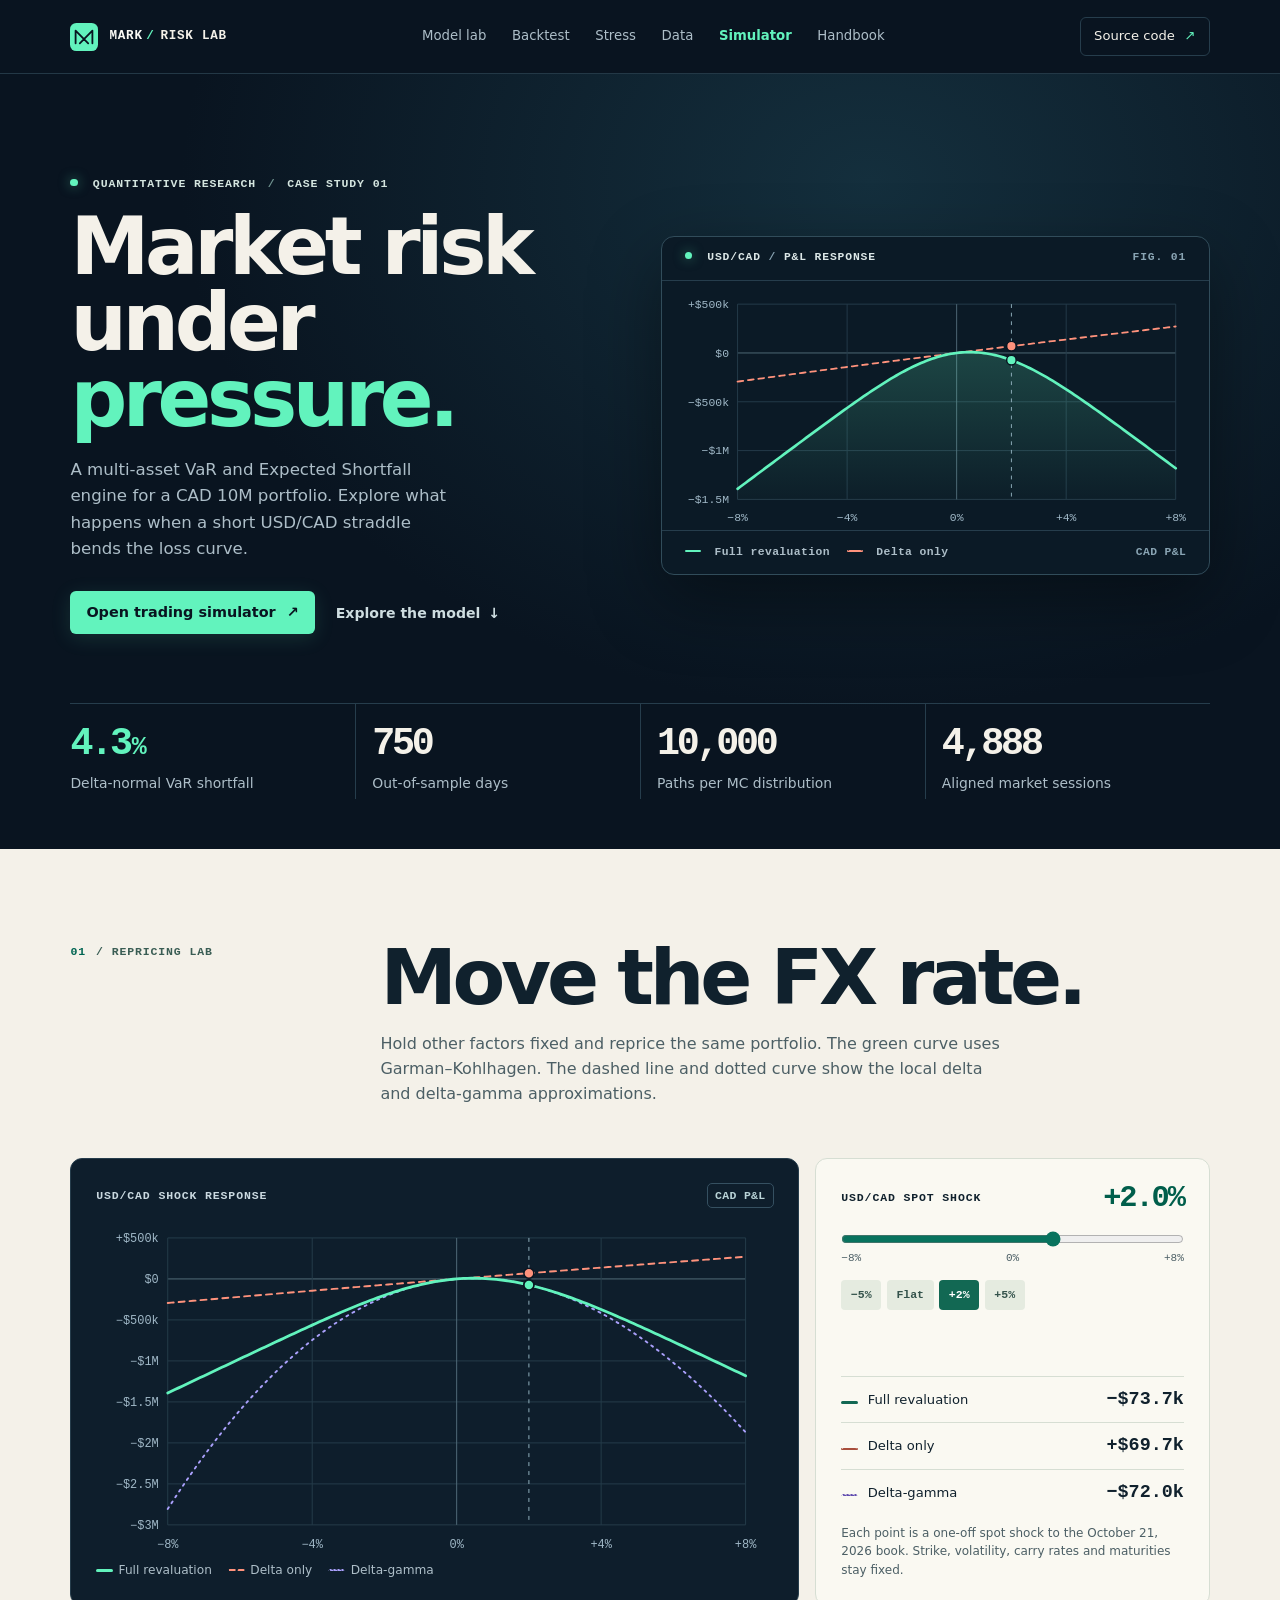
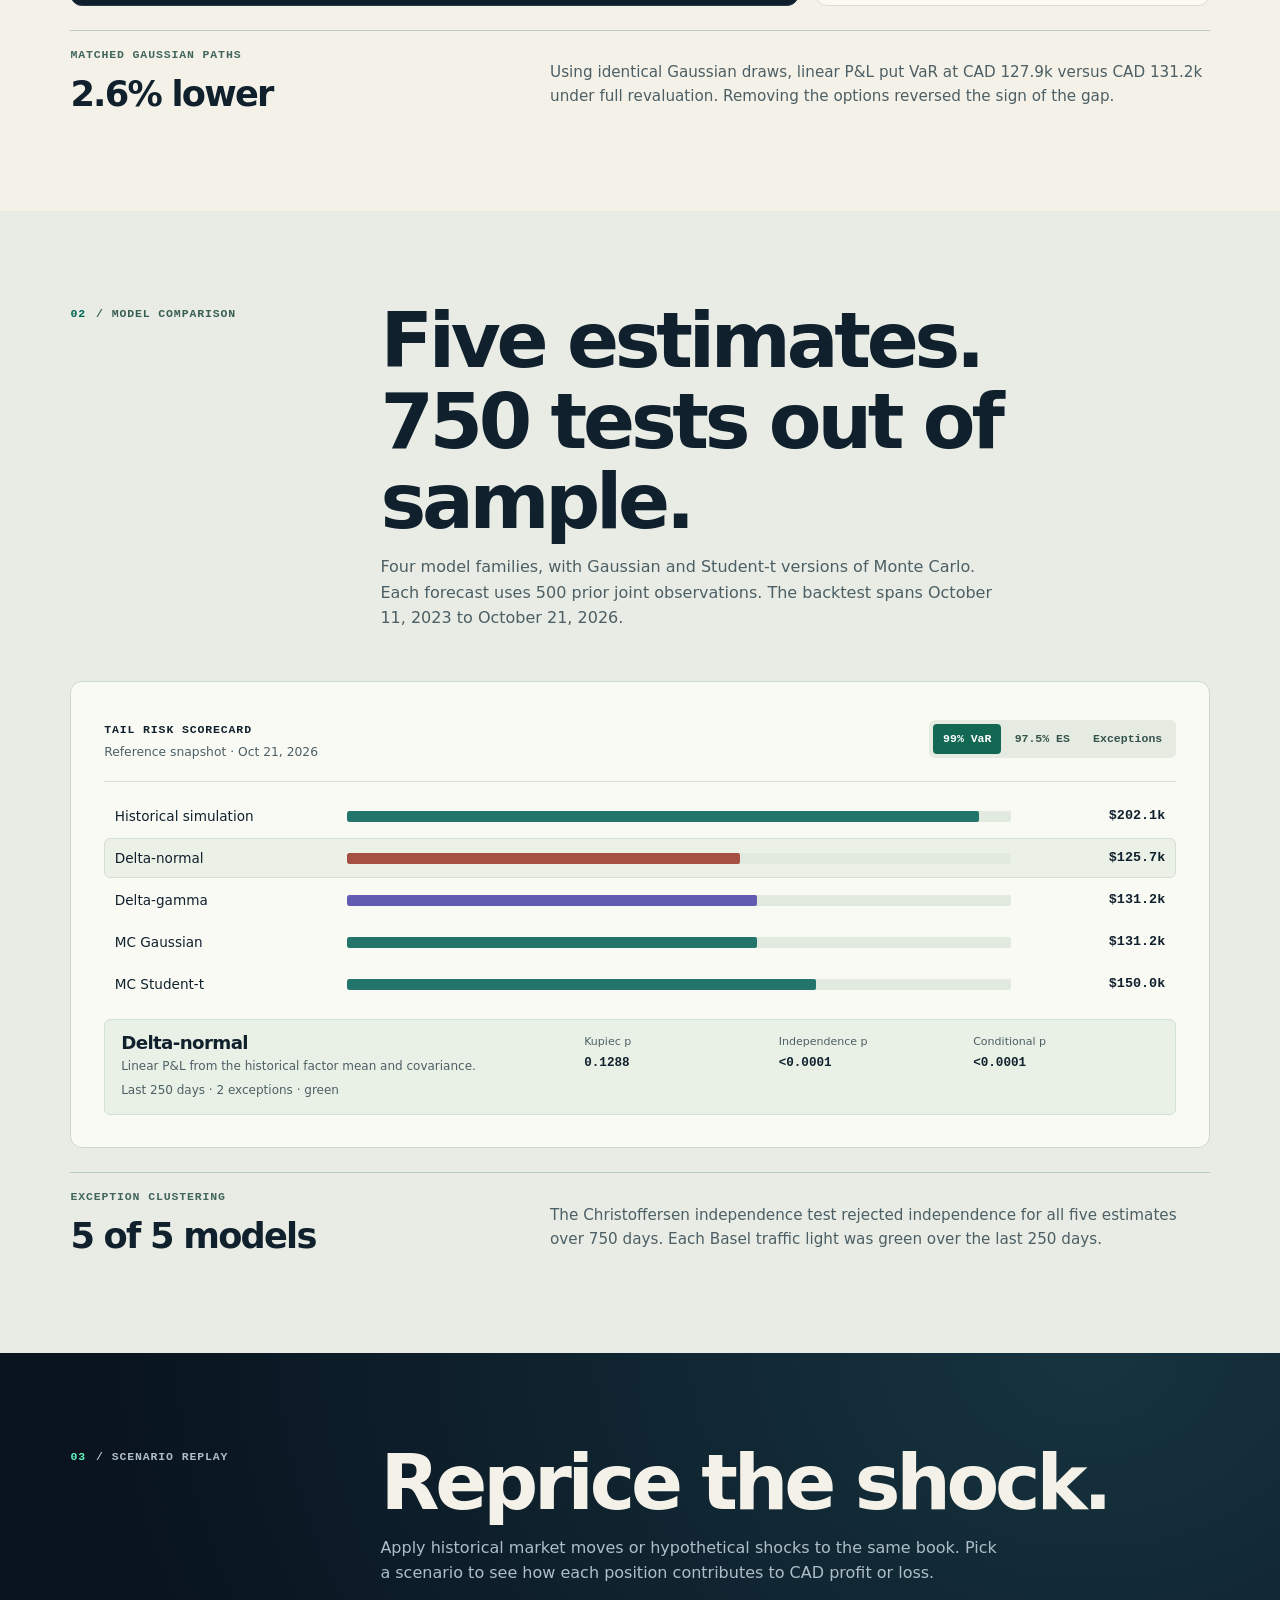
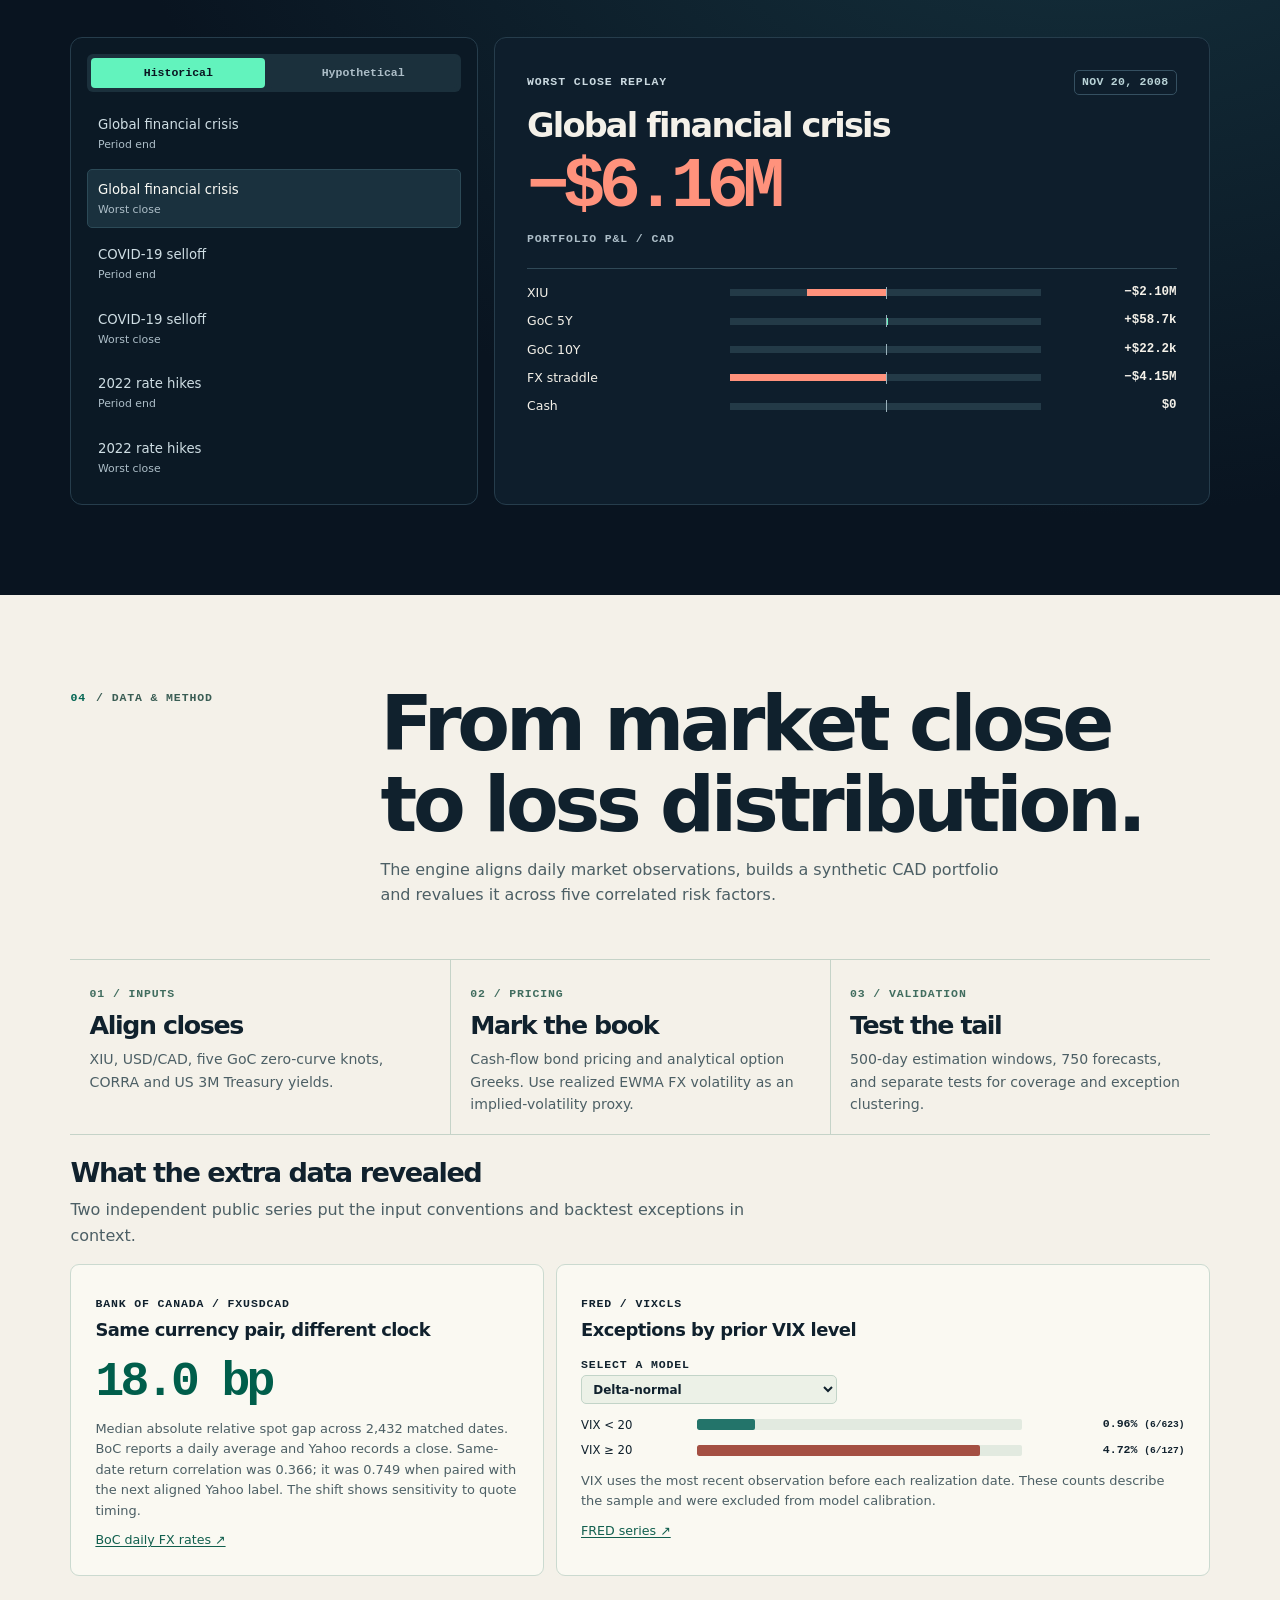
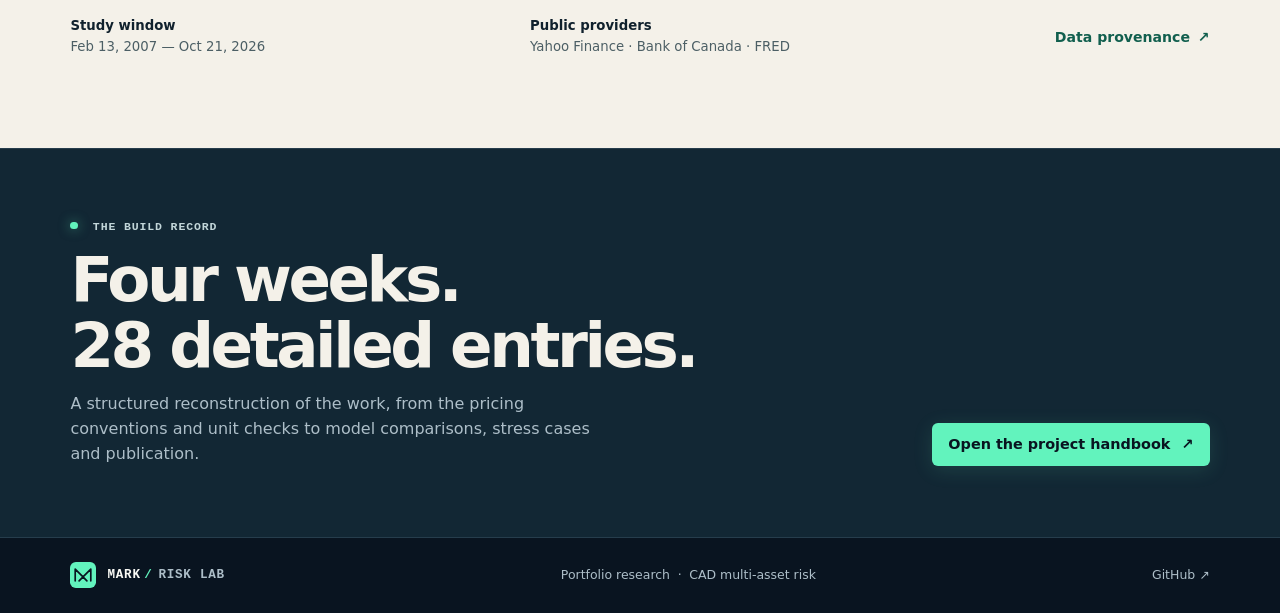
<file: docs/index.html>
<!doctype html>
<html lang="en">
<head>
  <meta charset="utf-8">
  <meta name="viewport" content="width=device-width, initial-scale=1">
  <meta name="description" content="An interactive case study of short FX gamma, VaR and Expected Shortfall for a CAD 10 million multi-asset portfolio.">
  <meta name="theme-color" content="#091420">
  <meta property="og:type" content="website">
  <meta property="og:title" content="MARK / Risk Lab — Market risk under pressure">
  <meta property="og:description" content="Explore how short FX gamma changes the loss curve for a CAD 10M multi-asset portfolio.">
  <meta property="og:image" content="https://y68wu.github.io/var-es-engine/assets/share.png">
  <meta property="og:url" content="https://y68wu.github.io/var-es-engine/">
  <meta name="twitter:card" content="summary_large_image">
  <title>MARK / Risk Lab — Multi-asset VaR &amp; ES</title>
  <link rel="icon" href="assets/mark.svg" type="image/svg+xml">
  <link rel="stylesheet" href="assets/site.css">
  <script src="assets/site.js" defer></script>
</head>
<body>
  <a class="skip" href="#main">Skip to content</a>
  <header class="site-header">
    <div class="shell nav-wrap">
      <a class="brand" href="./" aria-label="Mark Risk Lab home"><img src="assets/mark.svg" alt="" width="28" height="28"><strong>MARK<span>/</span></strong> RISK LAB</a>
      <nav aria-label="Main navigation">
        <a href="#model-lab">Model lab</a>
        <a href="#backtest">Backtest</a>
        <a href="#stress">Stress</a>
        <a href="#data">Data</a>
        <a class="nav-sim" href="simulator.html">Simulator</a>
        <a href="handbook.html">Handbook</a>
      </nav>
      <a class="nav-repo" href="https://github.com/y68wu/var-es-engine">Source code <span aria-hidden="true">↗</span></a>
    </div>
  </header>

  <main id="main">
    <section class="hero" aria-labelledby="hero-title">
      <div class="shell hero-layout">
        <div class="hero-copy">
          <p class="kicker"><span class="status-dot"></span> Quantitative research <span class="kicker-sep">/</span> Case study 01</p>
          <h1 id="hero-title">Market risk<br>under <em>pressure.</em></h1>
          <p class="hero-deck">A multi-asset VaR and Expected Shortfall engine for a CAD 10M portfolio. Explore what happens when a short USD/CAD straddle bends the loss curve.</p>
          <div class="hero-actions">
            <a class="button button-mint" href="simulator.html">Open trading simulator <span aria-hidden="true">↗</span></a>
            <a class="text-link hero-link" href="#model-lab">Explore the model <span aria-hidden="true">↓</span></a>
          </div>
        </div>
        <figure class="terminal">
          <div class="terminal-header">
            <span><span class="status-dot"></span> USD/CAD <span class="terminal-muted">/</span> P&amp;L RESPONSE</span>
            <span class="terminal-muted terminal-optional">FIG. 01</span>
          </div>
          <div class="terminal-body">
            <svg id="hero-chart" class="terminal-chart" viewBox="0 0 560 255" role="img" aria-label="Full repricing and delta P&amp;L under hypothetical USD/CAD shocks"></svg>
          </div>
          <figcaption class="terminal-footer">
            <span><i class="swatch mint"></i> Full revaluation</span>
            <span><i class="swatch dashed"></i> Delta only</span>
            <span class="terminal-muted terminal-optional">CAD P&amp;L</span>
          </figcaption>
        </figure>
      </div>
      <div class="shell hero-facts" aria-label="Case study at a glance">
        <div><strong>4.3<small>%</small></strong><span>Delta-normal VaR shortfall</span></div>
        <div><strong>750</strong><span>Out-of-sample days</span></div>
        <div><strong>10,000</strong><span>Paths per MC distribution</span></div>
        <div><strong>4,888</strong><span>Aligned market sessions</span></div>
      </div>
    </section>

    <section class="paper band" id="model-lab" aria-labelledby="model-title">
      <div class="shell">
        <div class="section-intro">
          <p class="kicker"><span>01</span> / Repricing lab</p>
          <div><h2 id="model-title">Move the FX rate.</h2>
          <p>Hold other factors fixed and reprice the same portfolio. The green curve uses Garman–Kohlhagen. The dashed line and dotted curve show the local delta and delta-gamma approximations.</p></div>
        </div>
        <div class="lab-grid">
          <div class="chart-card dark-card">
            <div class="card-heading"><span class="micro">USD/CAD SHOCK RESPONSE</span><span class="chip">CAD P&amp;L</span></div>
            <svg id="lab-chart" viewBox="0 0 680 338" role="img" aria-label="P&amp;L by USD/CAD spot shock under full repricing, delta and delta-gamma"></svg>
            <div class="legend"><span><i class="swatch mint"></i>Full revaluation</span><span><i class="swatch dashed"></i>Delta only</span><span><i class="swatch dotted"></i>Delta-gamma</span></div>
          </div>
          <div class="control-card">
            <div class="card-heading"><label for="shock-range" class="micro">USD/CAD SPOT SHOCK</label><output for="shock-range" id="shock-percent">+2.0%</output></div>
            <input id="shock-range" type="range" min="-8" max="8" step="0.1" value="2" aria-describedby="shock-note">
            <div class="range-labels"><span>−8%</span><span>0%</span><span>+8%</span></div>
            <div class="preset-row" aria-label="Example shocks">
              <button type="button" data-shock="-5">−5%</button><button type="button" data-shock="0">Flat</button><button type="button" data-shock="2" aria-pressed="true">+2%</button><button type="button" data-shock="5">+5%</button>
            </div>
            <dl class="control-values" aria-live="polite">
              <div><dt><i class="swatch mint"></i> Full revaluation</dt><dd id="exact-value">−$73.7k</dd></div>
              <div><dt><i class="swatch dashed"></i> Delta only</dt><dd id="linear-value">+$69.7k</dd></div>
              <div><dt><i class="swatch dotted"></i> Delta-gamma</dt><dd id="gamma-value">−$72.0k</dd></div>
            </dl>
            <p class="control-note" id="shock-note">Each point is a one-off spot shock to the October 21, 2026 book. Strike, volatility, carry rates and maturities stay fixed.</p>
          </div>
        </div>
        <div class="insight-row">
          <p><span class="micro">MATCHED GAUSSIAN PATHS</span><strong>2.6% lower</strong></p>
          <p>Using identical Gaussian draws, linear P&amp;L put VaR at CAD 127.9k versus CAD 131.2k under full revaluation. Removing the options reversed the sign of the gap.</p>
        </div>
      </div>
    </section>

    <section class="mist band" id="backtest" aria-labelledby="backtest-title">
      <div class="shell">
        <div class="section-intro">
          <p class="kicker"><span>02</span> / Model comparison</p>
          <div><h2 id="backtest-title">Five estimates.<br>750 tests out of sample.</h2>
          <p>Four model families, with Gaussian and Student-t versions of Monte Carlo. Each forecast uses 500 prior joint observations. The backtest spans October 11, 2023 to October 21, 2026.</p></div>
        </div>
        <div class="compare-card">
          <div class="compare-toolbar">
            <div><span class="micro">TAIL RISK SCORECARD</span><p id="metric-caption">Reference snapshot · October 21, 2026</p></div>
            <div class="segmented" role="group" aria-label="Risk measure">
              <button type="button" data-metric="var_99" aria-pressed="true">99% VaR</button>
              <button type="button" data-metric="es_97_5" aria-pressed="false">97.5% ES</button>
              <button type="button" data-metric="exceptions" aria-pressed="false">Exceptions</button>
            </div>
          </div>
          <div id="model-bars" class="model-bars" aria-label="Model comparison"></div>
          <div id="model-detail" class="model-detail" aria-live="polite"></div>
        </div>
        <div class="insight-row">
          <p><span class="micro">EXCEPTION CLUSTERING</span><strong>5 of 5 models</strong></p>
          <p>The Christoffersen independence test rejected independence for all five estimates over 750 days. Each Basel traffic light was green over the last 250 days.</p>
        </div>
      </div>
    </section>

    <section class="band stress-band" id="stress" aria-labelledby="stress-title">
      <div class="shell">
        <div class="section-intro">
          <p class="kicker"><span>03</span> / Scenario replay</p>
          <div><h2 id="stress-title">Reprice the shock.</h2>
          <p>Apply historical market moves or hypothetical shocks to the same book. Pick a scenario to see how each position contributes to CAD profit or loss.</p></div>
        </div>
        <div class="stress-layout">
          <div class="scenario-picker">
            <div class="segmented dark-segmented" role="group" aria-label="Scenario group"><button data-scenario-group="historical" aria-pressed="true" type="button">Historical</button><button data-scenario-group="hypothetical" aria-pressed="false" type="button">Hypothetical</button></div>
            <div id="scenario-buttons" class="scenario-buttons" aria-label="Scenarios"></div>
          </div>
          <article class="stress-result" aria-labelledby="scenario-name" aria-live="polite">
            <div class="card-heading"><span class="micro" id="scenario-label">WORST CLOSE REPLAY</span><span class="chip" id="scenario-date">NOV 20, 2008</span></div>
            <h3 id="scenario-name">Global financial crisis</h3>
            <div class="stress-total" id="scenario-total">−$6.16M</div>
            <div class="micro stress-unit">PORTFOLIO P&amp;L / CAD</div>
            <div id="stress-legs" class="stress-legs" aria-label="Position contributions"></div>
          </article>
        </div>
      </div>
    </section>

    <section class="paper band" id="data" aria-labelledby="data-title">
      <div class="shell">
        <div class="section-intro">
          <p class="kicker"><span>04</span> / Data &amp; method</p>
          <div><h2 id="data-title">From market close<br>to loss distribution.</h2>
          <p>The engine aligns daily market observations, builds a synthetic CAD portfolio and revalues it across five correlated risk factors.</p></div>
        </div>
        <div class="method-flow">
          <article><span class="micro">01 / INPUTS</span><h3>Align closes</h3><p>XIU, USD/CAD, five GoC zero-curve knots, CORRA and US 3M Treasury yields.</p></article>
          <article><span class="micro">02 / PRICING</span><h3>Mark the book</h3><p>Cash-flow bond pricing and analytical option Greeks. Use realized EWMA FX volatility as an implied-volatility proxy.</p></article>
          <article><span class="micro">03 / VALIDATION</span><h3>Test the tail</h3><p>500-day estimation windows, 750 forecasts, and separate tests for coverage and exception clustering.</p></article>
        </div>
        <div id="context-panel" class="context-panel" hidden></div>
        <div class="data-strip"><p><strong>Study window</strong><span id="study-window">Feb 13, 2007 — Oct 21, 2026</span></p><p><strong>Public providers</strong><span>Yahoo Finance · Bank of Canada · FRED</span></p><a class="text-link" href="https://github.com/y68wu/var-es-engine/tree/main/data">Data provenance <span aria-hidden="true">↗</span></a></div>
      </div>
    </section>

    <section class="handbook-cta">
      <div class="shell handbook-grid">
        <div><p class="kicker"><span class="status-dot"></span> The build record</p><h2>Four weeks.<br>28 detailed entries.</h2><p>A structured reconstruction of the work, from the pricing conventions and unit checks to model comparisons, stress cases and publication.</p></div>
        <a class="button button-mint" href="handbook.html">Open the project handbook <span aria-hidden="true">↗</span></a>
      </div>
    </section>
    <div id="data-error" class="data-error" role="status" hidden>Interactive data could not load. Try refreshing or view the published results in the repository.</div>
    <noscript><div class="data-error">The charts need JavaScript. Read the results and methods in the <a href="https://github.com/y68wu/var-es-engine">GitHub repository</a>.</div></noscript>
  </main>
  <footer class="site-footer">
    <div class="shell footer-wrap">
      <a class="brand" href="./"><img src="assets/mark.svg" alt="" width="26" height="26"><strong>MARK<span>/</span></strong> RISK LAB</a>
      <p>Portfolio research <span>·</span> CAD multi-asset risk</p>
      <a href="https://github.com/y68wu/var-es-engine">GitHub <span aria-hidden="true">↗</span></a>
    </div>
  </footer>
</body>
</html>
</file>
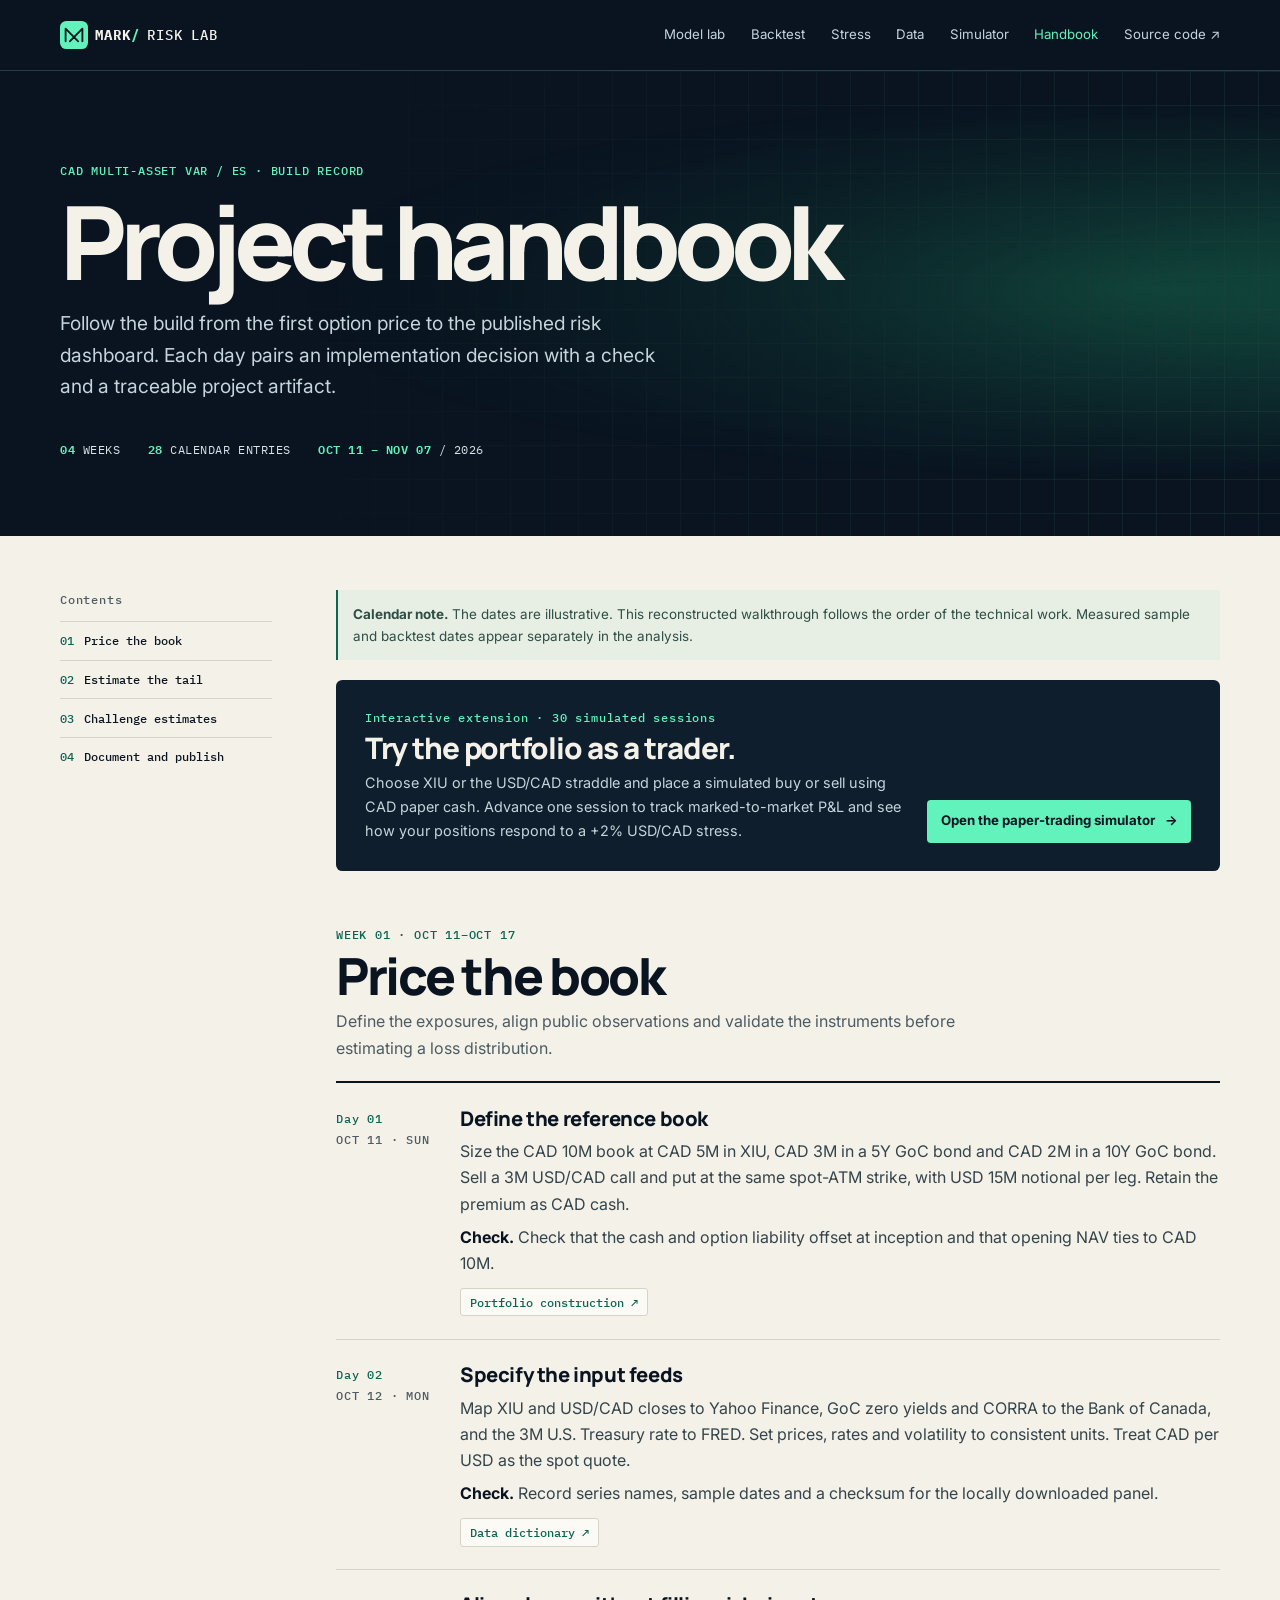
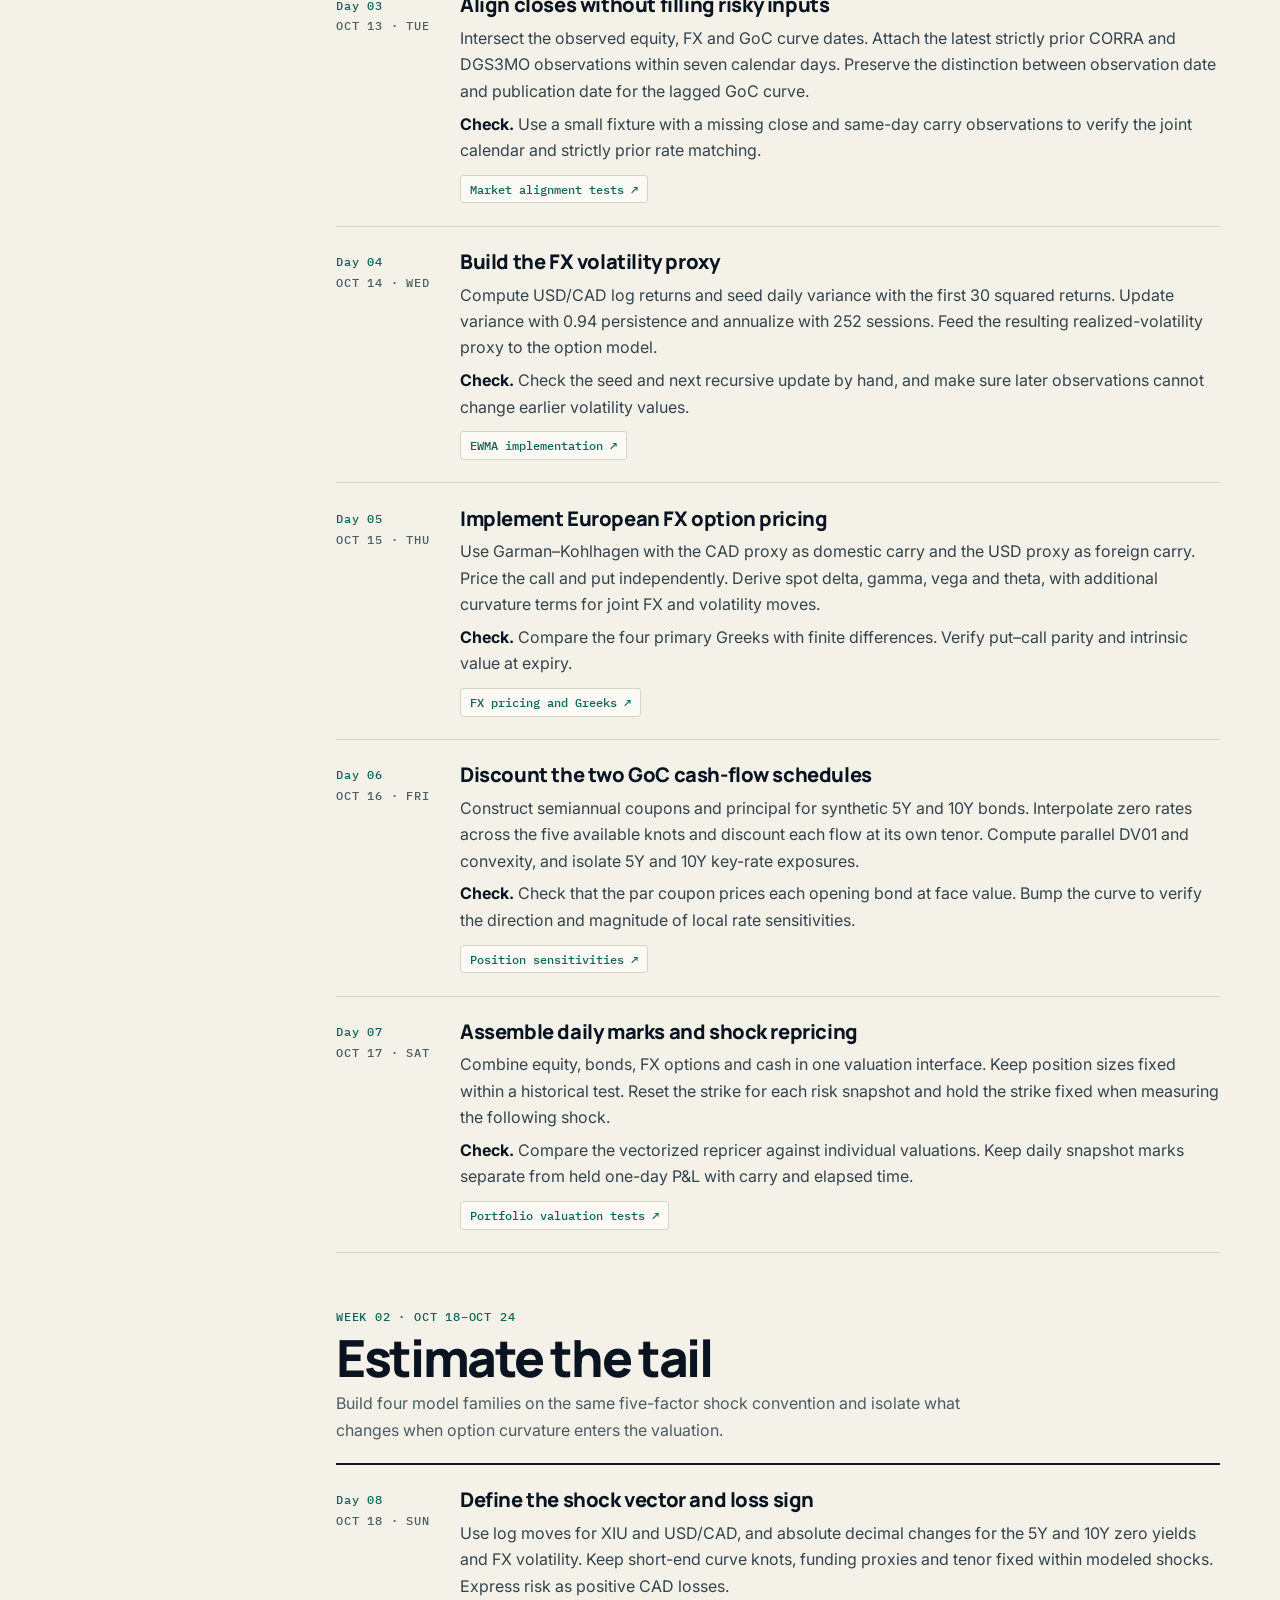
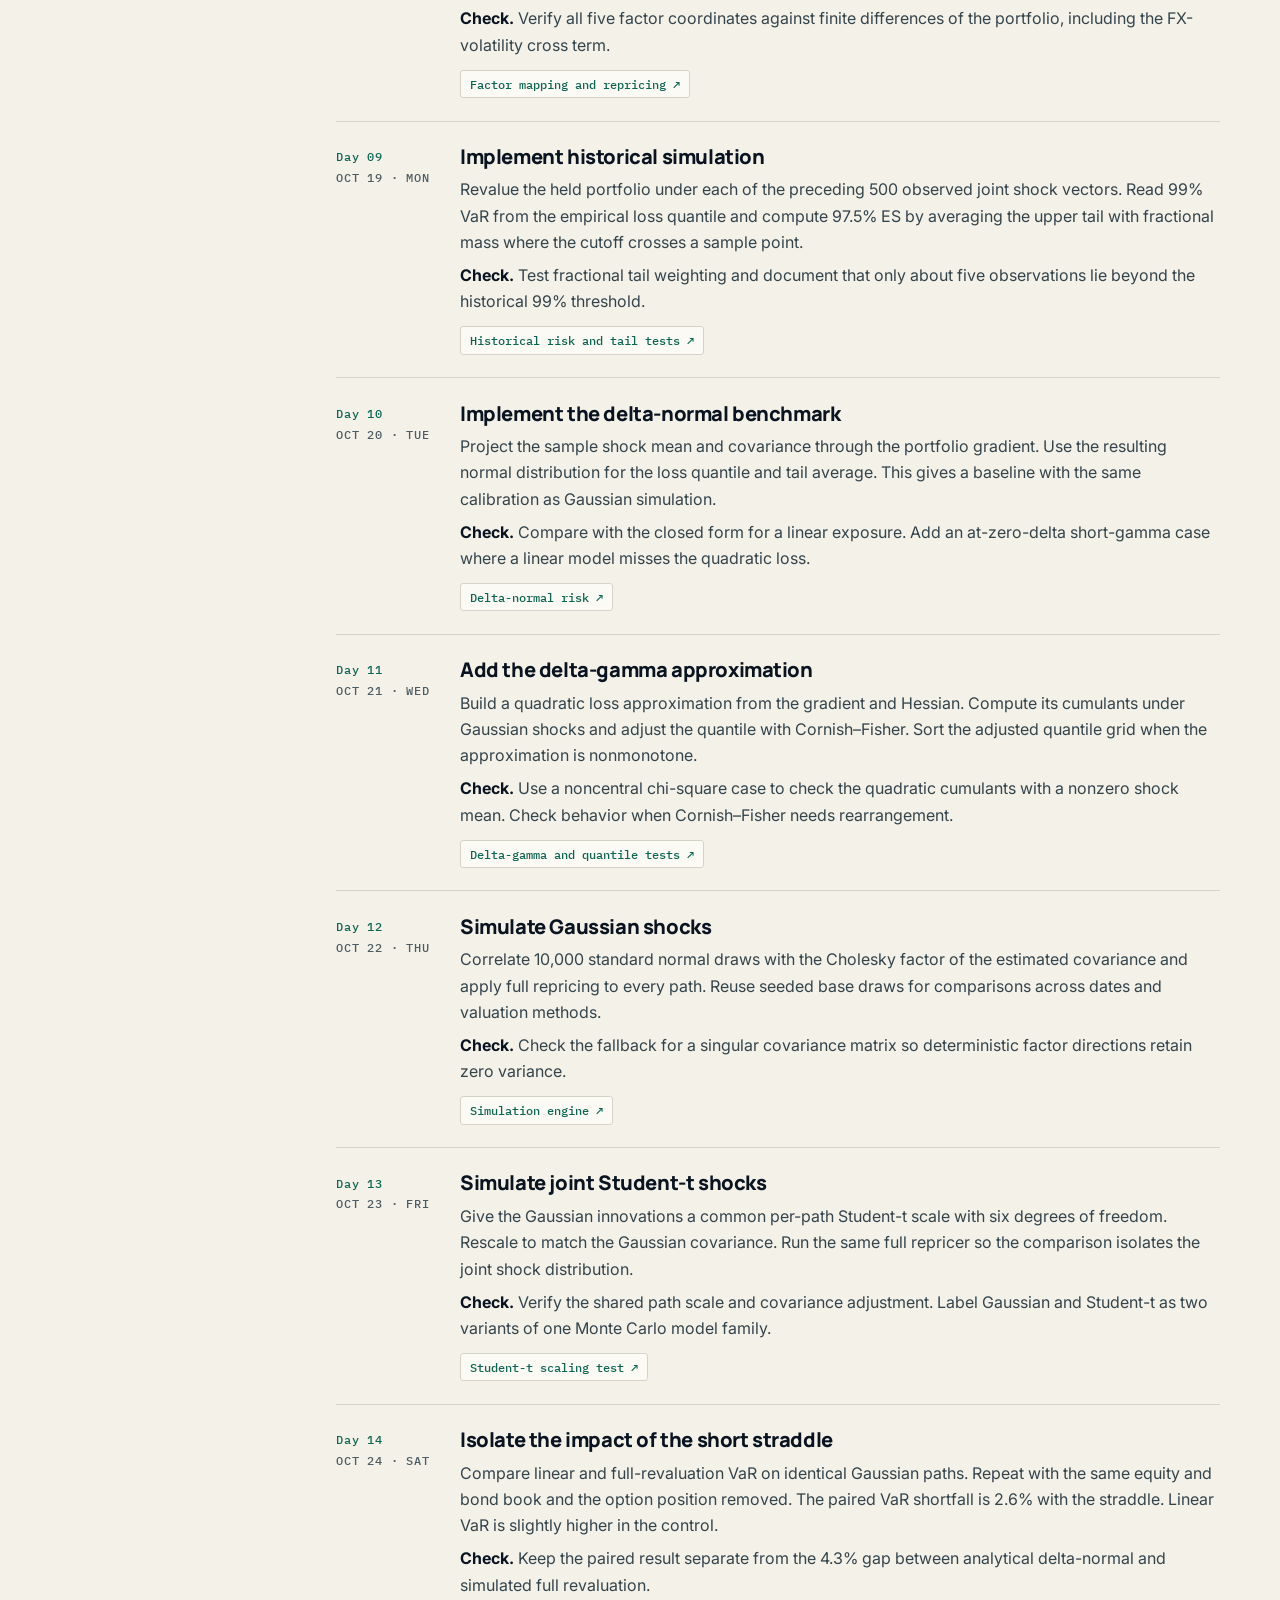
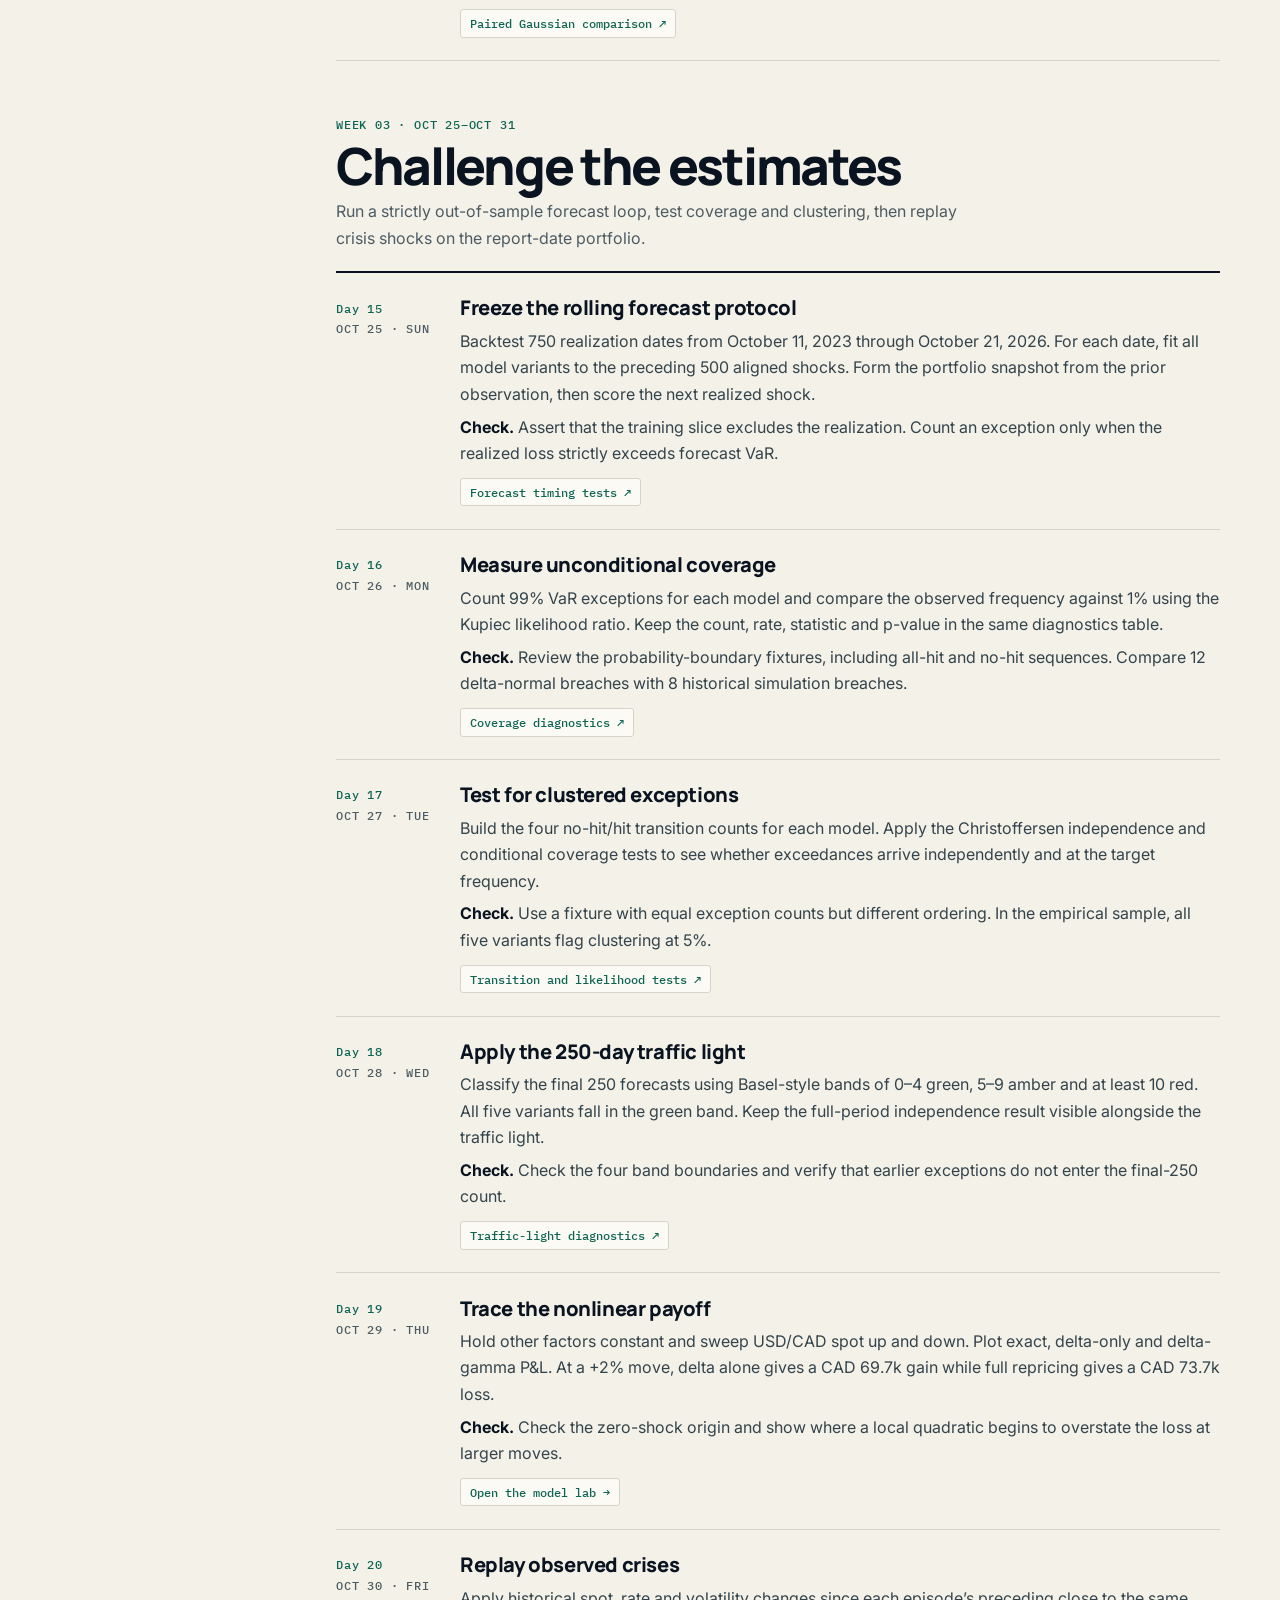
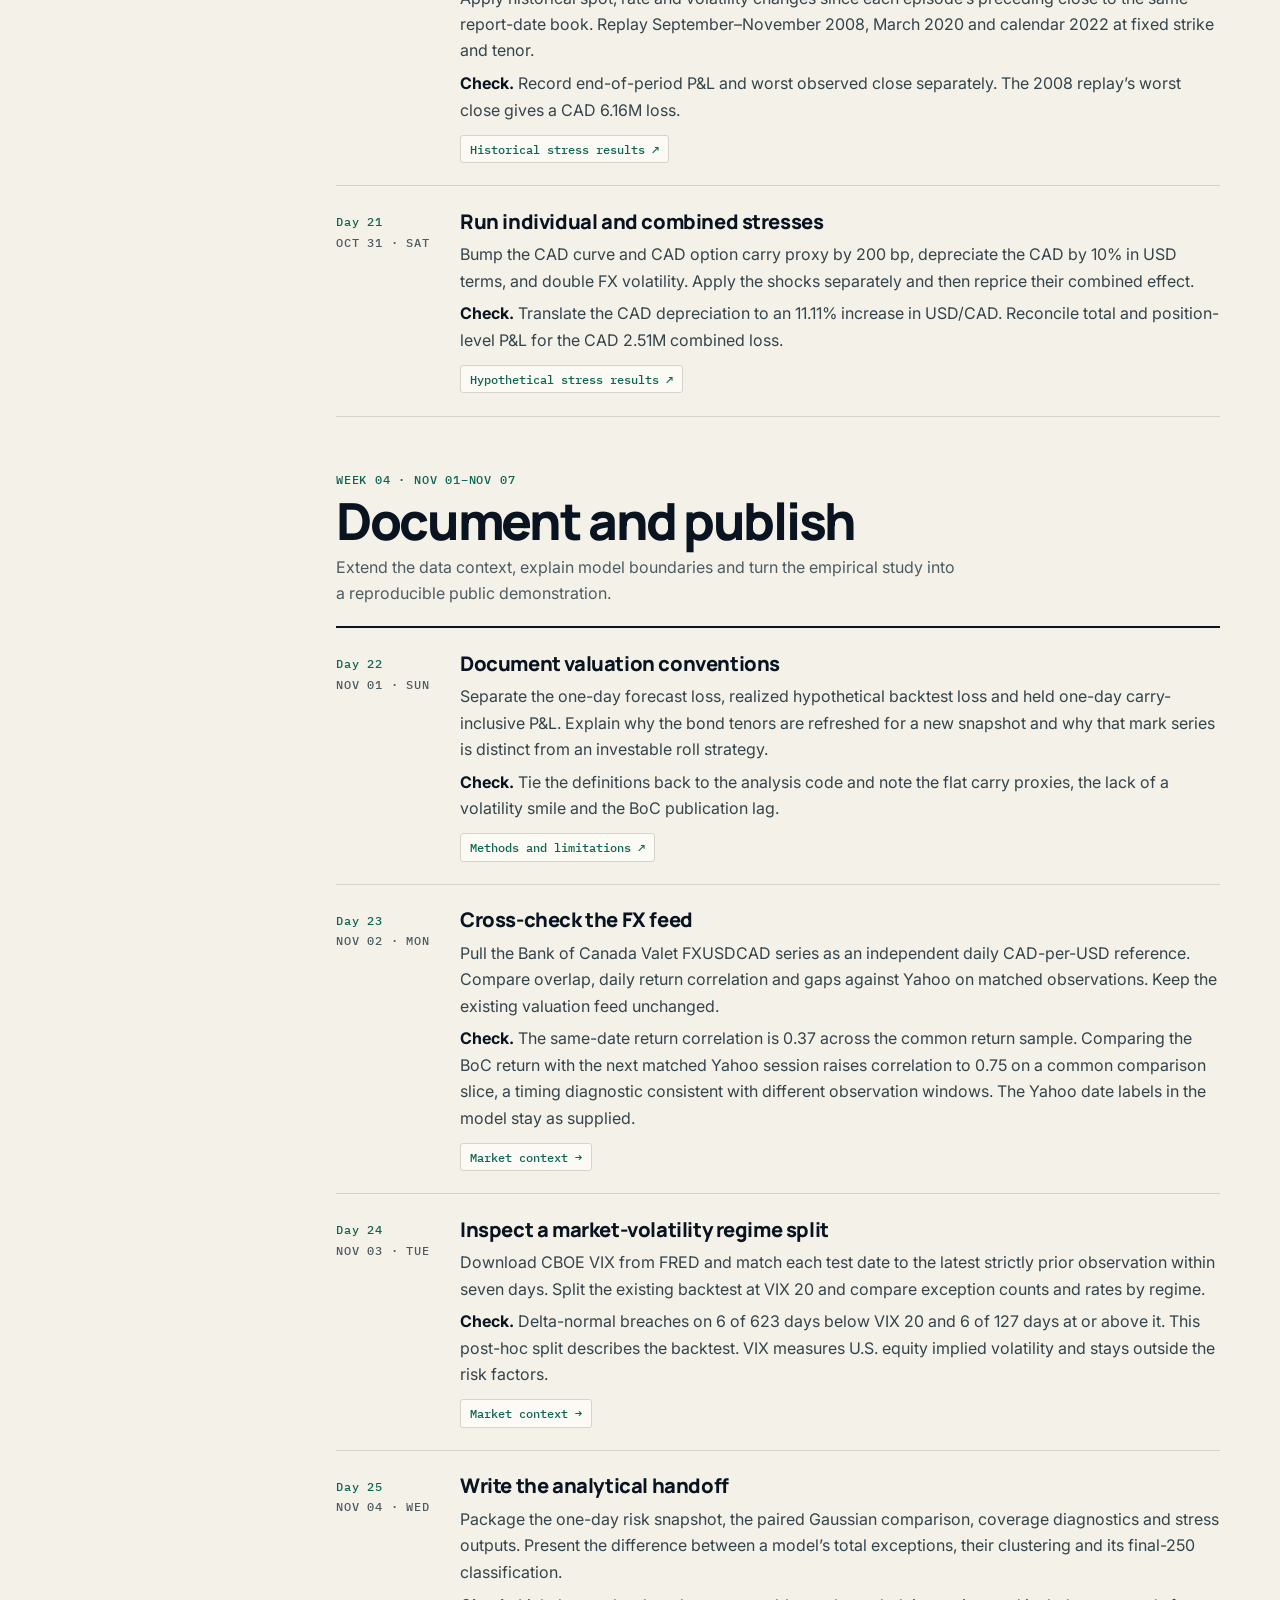
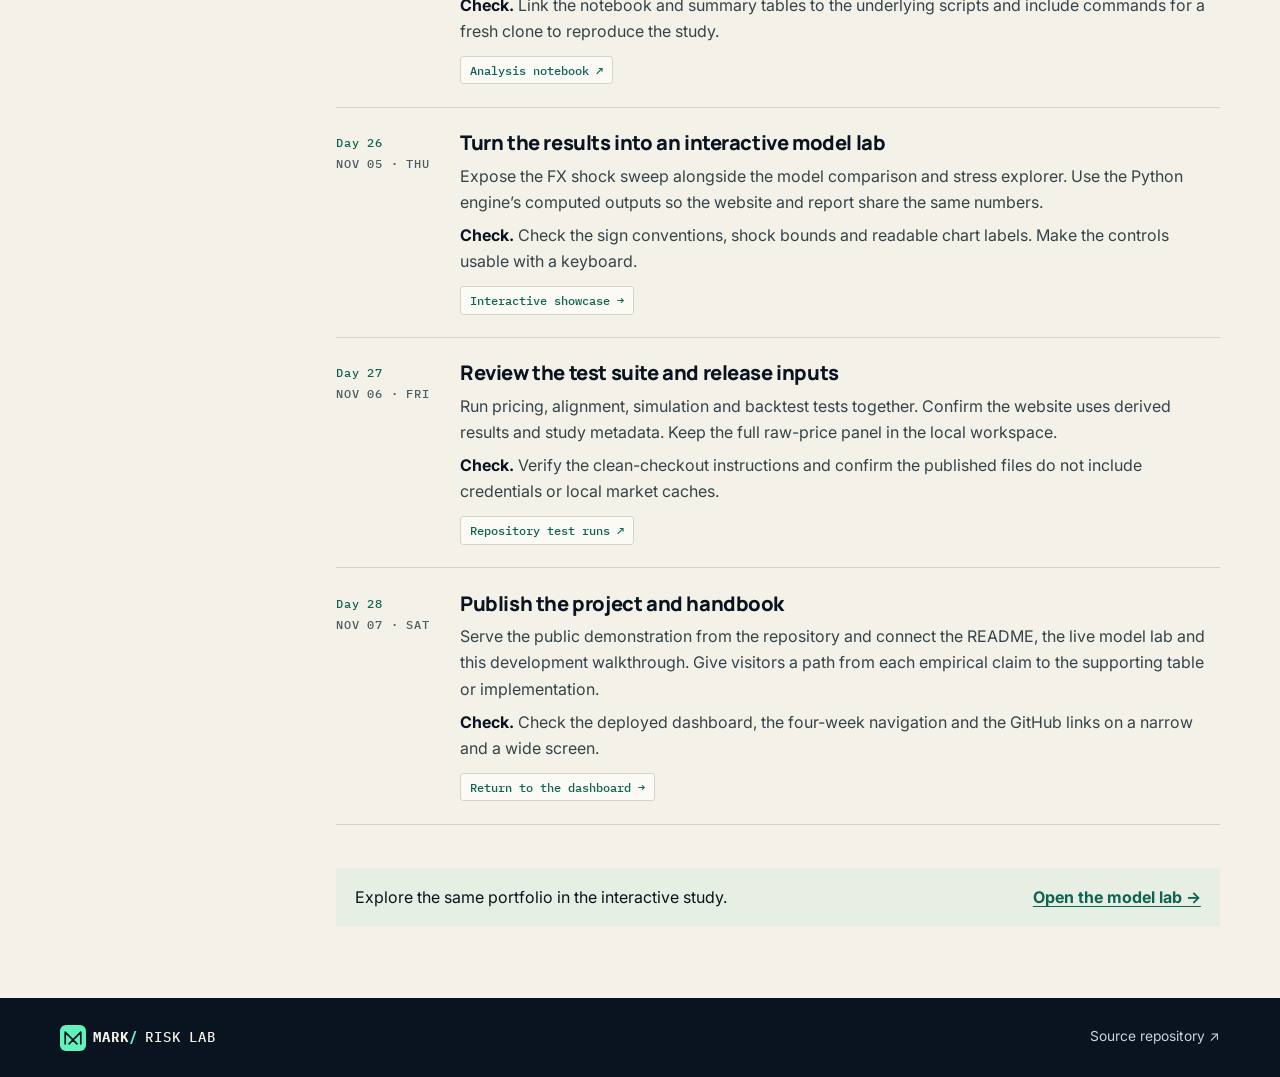
<file: docs/handbook.html>
<!doctype html>
<html lang="en">
<head>
  <meta charset="utf-8">
  <meta name="viewport" content="width=device-width, initial-scale=1">
  <meta name="description" content="A four-week development walkthrough for the CAD multi-asset VaR and expected-shortfall engine.">
  <meta name="theme-color" content="#091420">
  <title>Project Handbook · Risk Lab</title>
  <link rel="icon" href="assets/mark.svg" type="image/svg+xml">
  <link rel="preconnect" href="https://fonts.googleapis.com">
  <link rel="preconnect" href="https://fonts.gstatic.com" crossorigin>
  <link href="https://fonts.googleapis.com/css2?family=IBM+Plex+Mono:wght@400;500;600&amp;family=Inter:wght@400;500;600;700&amp;family=Manrope:wght@600;700;800&amp;display=swap" rel="stylesheet">
  <link rel="stylesheet" href="assets/handbook.css">
</head>
<body>
  <a class="skip" href="#main">Skip to handbook</a>
  <header class="header">
    <nav class="container" aria-label="Main navigation">
      <a class="wordmark" href="index.html" aria-label="Mark Risk Lab home"><img src="assets/mark.svg" alt="" width="28" height="28"><strong>MARK<span>/</span></strong> RISK LAB</a>
      <a href="index.html#model-lab">Model lab</a>
      <a href="index.html#backtest">Backtest</a>
      <a href="index.html#stress">Stress</a>
      <a href="index.html#data">Data</a>
      <a href="simulator.html">Simulator</a>
      <a href="handbook.html" aria-current="page">Handbook</a>
      <a href="https://github.com/y68wu/var-es-engine">Source code <span aria-hidden="true">↗</span></a>
    </nav>
  </header>

  <main id="main">
    <section class="hero" aria-labelledby="title">
      <div class="container">
        <p class="eyebrow">CAD multi-asset VaR / ES · Build record</p>
        <h1 id="title">Project handbook</h1>
        <p class="intro">Follow the build from the first option price to the published risk dashboard. Each day pairs an implementation decision with a check and a traceable project artifact.</p>
        <div class="hero-facts" aria-label="Handbook scope">
          <span><strong>04</strong> weeks</span>
          <span><strong>28</strong> calendar entries</span>
          <span><strong>OCT 11 – NOV 07</strong> / 2026</span>
        </div>
      </div>
    </section>

    <div class="container content">
      <nav class="toc" aria-label="Handbook weeks">
        <p class="eyebrow">Contents</p>
        <ol>
          <li><a class="week-link" href="#week-1"><span>01</span> Price the book</a></li>
          <li><a class="week-link" href="#week-2"><span>02</span> Estimate the tail</a></li>
          <li><a class="week-link" href="#week-3"><span>03</span> Challenge estimates</a></li>
          <li><a class="week-link" href="#week-4"><span>04</span> Document and publish</a></li>
        </ol>
      </nav>

      <div class="entries">
        <p class="calendar-note"><strong>Calendar note.</strong> The dates are illustrative. This reconstructed walkthrough follows the order of the technical work. Measured sample and backtest dates appear separately in the analysis.</p>

        <section class="simulator-callout" aria-labelledby="simulator-title">
          <div>
            <p class="eyebrow">Interactive extension · 30 simulated sessions</p>
            <h2 id="simulator-title">Try the portfolio as a trader.</h2>
            <p>Choose XIU or the USD/CAD straddle and place a simulated buy or sell using CAD paper cash. Advance one session to track marked-to-market P&amp;L and see how your positions respond to a +2% USD/CAD stress.</p>
          </div>
          <a href="simulator.html">Open the paper-trading simulator <span aria-hidden="true">→</span></a>
        </section>

        <section class="week" id="week-1" aria-labelledby="week-1-title">
          <header class="week-header">
            <p class="eyebrow">Week 01 · Oct 11–Oct 17</p>
            <h2 id="week-1-title">Price the book</h2>
            <p>Define the exposures, align public observations and validate the instruments before estimating a loss distribution.</p>
          </header>
          <article class="day" id="day-01">
            <div class="day-stamp">
              <span class="label">Day 01</span>
              <time datetime="2026-10-11">Oct 11 · Sun</time>
            </div>
            <div>
              <h3>Define the reference book</h3>
              <p>Size the CAD 10M book at CAD 5M in XIU, CAD 3M in a 5Y GoC bond and CAD 2M in a 10Y GoC bond. Sell a 3M USD/CAD call and put at the same spot-ATM strike, with USD 15M notional per leg. Retain the premium as CAD cash.</p>
              <p><strong>Check.</strong> Check that the cash and option liability offset at inception and that opening NAV ties to CAD 10M.</p>
              <a class="artifact" href="https://github.com/y68wu/var-es-engine/blob/main/src/var_es/portfolio.py">Portfolio construction ↗</a>
            </div>
          </article>
          <article class="day" id="day-02">
            <div class="day-stamp">
              <span class="label">Day 02</span>
              <time datetime="2026-10-12">Oct 12 · Mon</time>
            </div>
            <div>
              <h3>Specify the input feeds</h3>
              <p>Map XIU and USD/CAD closes to Yahoo Finance, GoC zero yields and CORRA to the Bank of Canada, and the 3M U.S. Treasury rate to FRED. Set prices, rates and volatility to consistent units. Treat CAD per USD as the spot quote.</p>
              <p><strong>Check.</strong> Record series names, sample dates and a checksum for the locally downloaded panel.</p>
              <a class="artifact" href="https://github.com/y68wu/var-es-engine/blob/main/data/README.md">Data dictionary ↗</a>
            </div>
          </article>
          <article class="day" id="day-03">
            <div class="day-stamp">
              <span class="label">Day 03</span>
              <time datetime="2026-10-13">Oct 13 · Tue</time>
            </div>
            <div>
              <h3>Align closes without filling risky inputs</h3>
              <p>Intersect the observed equity, FX and GoC curve dates. Attach the latest strictly prior CORRA and DGS3MO observations within seven calendar days. Preserve the distinction between observation date and publication date for the lagged GoC curve.</p>
              <p><strong>Check.</strong> Use a small fixture with a missing close and same-day carry observations to verify the joint calendar and strictly prior rate matching.</p>
              <a class="artifact" href="https://github.com/y68wu/var-es-engine/blob/main/tests/test_market.py">Market alignment tests ↗</a>
            </div>
          </article>
          <article class="day" id="day-04">
            <div class="day-stamp">
              <span class="label">Day 04</span>
              <time datetime="2026-10-14">Oct 14 · Wed</time>
            </div>
            <div>
              <h3>Build the FX volatility proxy</h3>
              <p>Compute USD/CAD log returns and seed daily variance with the first 30 squared returns. Update variance with 0.94 persistence and annualize with 252 sessions. Feed the resulting realized-volatility proxy to the option model.</p>
              <p><strong>Check.</strong> Check the seed and next recursive update by hand, and make sure later observations cannot change earlier volatility values.</p>
              <a class="artifact" href="https://github.com/y68wu/var-es-engine/blob/main/src/var_es/market.py">EWMA implementation ↗</a>
            </div>
          </article>
          <article class="day" id="day-05">
            <div class="day-stamp">
              <span class="label">Day 05</span>
              <time datetime="2026-10-15">Oct 15 · Thu</time>
            </div>
            <div>
              <h3>Implement European FX option pricing</h3>
              <p>Use Garman–Kohlhagen with the CAD proxy as domestic carry and the USD proxy as foreign carry. Price the call and put independently. Derive spot delta, gamma, vega and theta, with additional curvature terms for joint FX and volatility moves.</p>
              <p><strong>Check.</strong> Compare the four primary Greeks with finite differences. Verify put–call parity and intrinsic value at expiry.</p>
              <a class="artifact" href="https://github.com/y68wu/var-es-engine/blob/main/src/var_es/pricing.py">FX pricing and Greeks ↗</a>
            </div>
          </article>
          <article class="day" id="day-06">
            <div class="day-stamp">
              <span class="label">Day 06</span>
              <time datetime="2026-10-16">Oct 16 · Fri</time>
            </div>
            <div>
              <h3>Discount the two GoC cash-flow schedules</h3>
              <p>Construct semiannual coupons and principal for synthetic 5Y and 10Y bonds. Interpolate zero rates across the five available knots and discount each flow at its own tenor. Compute parallel DV01 and convexity, and isolate 5Y and 10Y key-rate exposures.</p>
              <p><strong>Check.</strong> Check that the par coupon prices each opening bond at face value. Bump the curve to verify the direction and magnitude of local rate sensitivities.</p>
              <a class="artifact" href="https://github.com/y68wu/var-es-engine/blob/main/reports/sensitivities.csv">Position sensitivities ↗</a>
            </div>
          </article>
          <article class="day" id="day-07">
            <div class="day-stamp">
              <span class="label">Day 07</span>
              <time datetime="2026-10-17">Oct 17 · Sat</time>
            </div>
            <div>
              <h3>Assemble daily marks and shock repricing</h3>
              <p>Combine equity, bonds, FX options and cash in one valuation interface. Keep position sizes fixed within a historical test. Reset the strike for each risk snapshot and hold the strike fixed when measuring the following shock.</p>
              <p><strong>Check.</strong> Compare the vectorized repricer against individual valuations. Keep daily snapshot marks separate from held one-day P&amp;L with carry and elapsed time.</p>
              <a class="artifact" href="https://github.com/y68wu/var-es-engine/blob/main/tests/test_pricing.py">Portfolio valuation tests ↗</a>
            </div>
          </article>
        </section>

        <section class="week" id="week-2" aria-labelledby="week-2-title">
          <header class="week-header">
            <p class="eyebrow">Week 02 · Oct 18–Oct 24</p>
            <h2 id="week-2-title">Estimate the tail</h2>
            <p>Build four model families on the same five-factor shock convention and isolate what changes when option curvature enters the valuation.</p>
          </header>
          <article class="day" id="day-08">
            <div class="day-stamp">
              <span class="label">Day 08</span>
              <time datetime="2026-10-18">Oct 18 · Sun</time>
            </div>
            <div>
              <h3>Define the shock vector and loss sign</h3>
              <p>Use log moves for XIU and USD/CAD, and absolute decimal changes for the 5Y and 10Y zero yields and FX volatility. Keep short-end curve knots, funding proxies and tenor fixed within modeled shocks. Express risk as positive CAD losses.</p>
              <p><strong>Check.</strong> Verify all five factor coordinates against finite differences of the portfolio, including the FX-volatility cross term.</p>
              <a class="artifact" href="https://github.com/y68wu/var-es-engine/blob/main/src/var_es/portfolio.py">Factor mapping and repricing ↗</a>
            </div>
          </article>
          <article class="day" id="day-09">
            <div class="day-stamp">
              <span class="label">Day 09</span>
              <time datetime="2026-10-19">Oct 19 · Mon</time>
            </div>
            <div>
              <h3>Implement historical simulation</h3>
              <p>Revalue the held portfolio under each of the preceding 500 observed joint shock vectors. Read 99% VaR from the empirical loss quantile and compute 97.5% ES by averaging the upper tail with fractional mass where the cutoff crosses a sample point.</p>
              <p><strong>Check.</strong> Test fractional tail weighting and document that only about five observations lie beyond the historical 99% threshold.</p>
              <a class="artifact" href="https://github.com/y68wu/var-es-engine/blob/main/tests/test_risk.py">Historical risk and tail tests ↗</a>
            </div>
          </article>
          <article class="day" id="day-10">
            <div class="day-stamp">
              <span class="label">Day 10</span>
              <time datetime="2026-10-20">Oct 20 · Tue</time>
            </div>
            <div>
              <h3>Implement the delta-normal benchmark</h3>
              <p>Project the sample shock mean and covariance through the portfolio gradient. Use the resulting normal distribution for the loss quantile and tail average. This gives a baseline with the same calibration as Gaussian simulation.</p>
              <p><strong>Check.</strong> Compare with the closed form for a linear exposure. Add an at-zero-delta short-gamma case where a linear model misses the quadratic loss.</p>
              <a class="artifact" href="https://github.com/y68wu/var-es-engine/blob/main/src/var_es/risk.py">Delta-normal risk ↗</a>
            </div>
          </article>
          <article class="day" id="day-11">
            <div class="day-stamp">
              <span class="label">Day 11</span>
              <time datetime="2026-10-21">Oct 21 · Wed</time>
            </div>
            <div>
              <h3>Add the delta-gamma approximation</h3>
              <p>Build a quadratic loss approximation from the gradient and Hessian. Compute its cumulants under Gaussian shocks and adjust the quantile with Cornish–Fisher. Sort the adjusted quantile grid when the approximation is nonmonotone.</p>
              <p><strong>Check.</strong> Use a noncentral chi-square case to check the quadratic cumulants with a nonzero shock mean. Check behavior when Cornish–Fisher needs rearrangement.</p>
              <a class="artifact" href="https://github.com/y68wu/var-es-engine/blob/main/tests/test_risk.py">Delta-gamma and quantile tests ↗</a>
            </div>
          </article>
          <article class="day" id="day-12">
            <div class="day-stamp">
              <span class="label">Day 12</span>
              <time datetime="2026-10-22">Oct 22 · Thu</time>
            </div>
            <div>
              <h3>Simulate Gaussian shocks</h3>
              <p>Correlate 10,000 standard normal draws with the Cholesky factor of the estimated covariance and apply full repricing to every path. Reuse seeded base draws for comparisons across dates and valuation methods.</p>
              <p><strong>Check.</strong> Check the fallback for a singular covariance matrix so deterministic factor directions retain zero variance.</p>
              <a class="artifact" href="https://github.com/y68wu/var-es-engine/blob/main/src/var_es/risk.py">Simulation engine ↗</a>
            </div>
          </article>
          <article class="day" id="day-13">
            <div class="day-stamp">
              <span class="label">Day 13</span>
              <time datetime="2026-10-23">Oct 23 · Fri</time>
            </div>
            <div>
              <h3>Simulate joint Student-t shocks</h3>
              <p>Give the Gaussian innovations a common per-path Student-t scale with six degrees of freedom. Rescale to match the Gaussian covariance. Run the same full repricer so the comparison isolates the joint shock distribution.</p>
              <p><strong>Check.</strong> Verify the shared path scale and covariance adjustment. Label Gaussian and Student-t as two variants of one Monte Carlo model family.</p>
              <a class="artifact" href="https://github.com/y68wu/var-es-engine/blob/main/tests/test_risk.py">Student-t scaling test ↗</a>
            </div>
          </article>
          <article class="day" id="day-14">
            <div class="day-stamp">
              <span class="label">Day 14</span>
              <time datetime="2026-10-24">Oct 24 · Sat</time>
            </div>
            <div>
              <h3>Isolate the impact of the short straddle</h3>
              <p>Compare linear and full-revaluation VaR on identical Gaussian paths. Repeat with the same equity and bond book and the option position removed. The paired VaR shortfall is 2.6% with the straddle. Linear VaR is slightly higher in the control.</p>
              <p><strong>Check.</strong> Keep the paired result separate from the 4.3% gap between analytical delta-normal and simulated full revaluation.</p>
              <a class="artifact" href="https://github.com/y68wu/var-es-engine/blob/main/reports/comparison.csv">Paired Gaussian comparison ↗</a>
            </div>
          </article>
        </section>

        <section class="week" id="week-3" aria-labelledby="week-3-title">
          <header class="week-header">
            <p class="eyebrow">Week 03 · Oct 25–Oct 31</p>
            <h2 id="week-3-title">Challenge the estimates</h2>
            <p>Run a strictly out-of-sample forecast loop, test coverage and clustering, then replay crisis shocks on the report-date portfolio.</p>
          </header>
          <article class="day" id="day-15">
            <div class="day-stamp">
              <span class="label">Day 15</span>
              <time datetime="2026-10-25">Oct 25 · Sun</time>
            </div>
            <div>
              <h3>Freeze the rolling forecast protocol</h3>
              <p>Backtest 750 realization dates from October 11, 2023 through October 21, 2026. For each date, fit all model variants to the preceding 500 aligned shocks. Form the portfolio snapshot from the prior observation, then score the next realized shock.</p>
              <p><strong>Check.</strong> Assert that the training slice excludes the realization. Count an exception only when the realized loss strictly exceeds forecast VaR.</p>
              <a class="artifact" href="https://github.com/y68wu/var-es-engine/blob/main/tests/test_backtest.py">Forecast timing tests ↗</a>
            </div>
          </article>
          <article class="day" id="day-16">
            <div class="day-stamp">
              <span class="label">Day 16</span>
              <time datetime="2026-10-26">Oct 26 · Mon</time>
            </div>
            <div>
              <h3>Measure unconditional coverage</h3>
              <p>Count 99% VaR exceptions for each model and compare the observed frequency against 1% using the Kupiec likelihood ratio. Keep the count, rate, statistic and p-value in the same diagnostics table.</p>
              <p><strong>Check.</strong> Review the probability-boundary fixtures, including all-hit and no-hit sequences. Compare 12 delta-normal breaches with 8 historical simulation breaches.</p>
              <a class="artifact" href="https://github.com/y68wu/var-es-engine/blob/main/reports/diagnostics.csv">Coverage diagnostics ↗</a>
            </div>
          </article>
          <article class="day" id="day-17">
            <div class="day-stamp">
              <span class="label">Day 17</span>
              <time datetime="2026-10-27">Oct 27 · Tue</time>
            </div>
            <div>
              <h3>Test for clustered exceptions</h3>
              <p>Build the four no-hit/hit transition counts for each model. Apply the Christoffersen independence and conditional coverage tests to see whether exceedances arrive independently and at the target frequency.</p>
              <p><strong>Check.</strong> Use a fixture with equal exception counts but different ordering. In the empirical sample, all five variants flag clustering at 5%.</p>
              <a class="artifact" href="https://github.com/y68wu/var-es-engine/blob/main/tests/test_backtest.py">Transition and likelihood tests ↗</a>
            </div>
          </article>
          <article class="day" id="day-18">
            <div class="day-stamp">
              <span class="label">Day 18</span>
              <time datetime="2026-10-28">Oct 28 · Wed</time>
            </div>
            <div>
              <h3>Apply the 250-day traffic light</h3>
              <p>Classify the final 250 forecasts using Basel-style bands of 0–4 green, 5–9 amber and at least 10 red. All five variants fall in the green band. Keep the full-period independence result visible alongside the traffic light.</p>
              <p><strong>Check.</strong> Check the four band boundaries and verify that earlier exceptions do not enter the final-250 count.</p>
              <a class="artifact" href="https://github.com/y68wu/var-es-engine/blob/main/reports/diagnostics.csv">Traffic-light diagnostics ↗</a>
            </div>
          </article>
          <article class="day" id="day-19">
            <div class="day-stamp">
              <span class="label">Day 19</span>
              <time datetime="2026-10-29">Oct 29 · Thu</time>
            </div>
            <div>
              <h3>Trace the nonlinear payoff</h3>
              <p>Hold other factors constant and sweep USD/CAD spot up and down. Plot exact, delta-only and delta-gamma P&amp;L. At a +2% move, delta alone gives a CAD 69.7k gain while full repricing gives a CAD 73.7k loss.</p>
              <p><strong>Check.</strong> Check the zero-shock origin and show where a local quadratic begins to overstate the loss at larger moves.</p>
              <a class="artifact" href="index.html#model-lab">Open the model lab →</a>
            </div>
          </article>
          <article class="day" id="day-20">
            <div class="day-stamp">
              <span class="label">Day 20</span>
              <time datetime="2026-10-30">Oct 30 · Fri</time>
            </div>
            <div>
              <h3>Replay observed crises</h3>
              <p>Apply historical spot, rate and volatility changes since each episode’s preceding close to the same report-date book. Replay September–November 2008, March 2020 and calendar 2022 at fixed strike and tenor.</p>
              <p><strong>Check.</strong> Record end-of-period P&amp;L and worst observed close separately. The 2008 replay’s worst close gives a CAD 6.16M loss.</p>
              <a class="artifact" href="https://github.com/y68wu/var-es-engine/blob/main/reports/stress.csv">Historical stress results ↗</a>
            </div>
          </article>
          <article class="day" id="day-21">
            <div class="day-stamp">
              <span class="label">Day 21</span>
              <time datetime="2026-10-31">Oct 31 · Sat</time>
            </div>
            <div>
              <h3>Run individual and combined stresses</h3>
              <p>Bump the CAD curve and CAD option carry proxy by 200 bp, depreciate the CAD by 10% in USD terms, and double FX volatility. Apply the shocks separately and then reprice their combined effect.</p>
              <p><strong>Check.</strong> Translate the CAD depreciation to an 11.11% increase in USD/CAD. Reconcile total and position-level P&amp;L for the CAD 2.51M combined loss.</p>
              <a class="artifact" href="https://github.com/y68wu/var-es-engine/blob/main/reports/stress.csv">Hypothetical stress results ↗</a>
            </div>
          </article>
        </section>

        <section class="week" id="week-4" aria-labelledby="week-4-title">
          <header class="week-header">
            <p class="eyebrow">Week 04 · Nov 01–Nov 07</p>
            <h2 id="week-4-title">Document and publish</h2>
            <p>Extend the data context, explain model boundaries and turn the empirical study into a reproducible public demonstration.</p>
          </header>
          <article class="day" id="day-22">
            <div class="day-stamp">
              <span class="label">Day 22</span>
              <time datetime="2026-11-01">Nov 01 · Sun</time>
            </div>
            <div>
              <h3>Document valuation conventions</h3>
              <p>Separate the one-day forecast loss, realized hypothetical backtest loss and held one-day carry-inclusive P&amp;L. Explain why the bond tenors are refreshed for a new snapshot and why that mark series is distinct from an investable roll strategy.</p>
              <p><strong>Check.</strong> Tie the definitions back to the analysis code and note the flat carry proxies, the lack of a volatility smile and the BoC publication lag.</p>
              <a class="artifact" href="https://github.com/y68wu/var-es-engine/blob/main/README.md">Methods and limitations ↗</a>
            </div>
          </article>
          <article class="day" id="day-23">
            <div class="day-stamp">
              <span class="label">Day 23</span>
              <time datetime="2026-11-02">Nov 02 · Mon</time>
            </div>
            <div>
              <h3>Cross-check the FX feed</h3>
              <p>Pull the Bank of Canada Valet FXUSDCAD series as an independent daily CAD-per-USD reference. Compare overlap, daily return correlation and gaps against Yahoo on matched observations. Keep the existing valuation feed unchanged.</p>
              <p><strong>Check.</strong> The same-date return correlation is 0.37 across the common return sample. Comparing the BoC return with the next matched Yahoo session raises correlation to 0.75 on a common comparison slice, a timing diagnostic consistent with different observation windows. The Yahoo date labels in the model stay as supplied.</p>
              <a class="artifact" href="index.html#data">Market context →</a>
            </div>
          </article>
          <article class="day" id="day-24">
            <div class="day-stamp">
              <span class="label">Day 24</span>
              <time datetime="2026-11-03">Nov 03 · Tue</time>
            </div>
            <div>
              <h3>Inspect a market-volatility regime split</h3>
              <p>Download CBOE VIX from FRED and match each test date to the latest strictly prior observation within seven days. Split the existing backtest at VIX 20 and compare exception counts and rates by regime.</p>
              <p><strong>Check.</strong> Delta-normal breaches on 6 of 623 days below VIX 20 and 6 of 127 days at or above it. This post-hoc split describes the backtest. VIX measures U.S. equity implied volatility and stays outside the risk factors.</p>
              <a class="artifact" href="index.html#data">Market context →</a>
            </div>
          </article>
          <article class="day" id="day-25">
            <div class="day-stamp">
              <span class="label">Day 25</span>
              <time datetime="2026-11-04">Nov 04 · Wed</time>
            </div>
            <div>
              <h3>Write the analytical handoff</h3>
              <p>Package the one-day risk snapshot, the paired Gaussian comparison, coverage diagnostics and stress outputs. Present the difference between a model’s total exceptions, their clustering and its final-250 classification.</p>
              <p><strong>Check.</strong> Link the notebook and summary tables to the underlying scripts and include commands for a fresh clone to reproduce the study.</p>
              <a class="artifact" href="https://github.com/y68wu/var-es-engine/blob/main/notebooks/01_case_study.ipynb">Analysis notebook ↗</a>
            </div>
          </article>
          <article class="day" id="day-26">
            <div class="day-stamp">
              <span class="label">Day 26</span>
              <time datetime="2026-11-05">Nov 05 · Thu</time>
            </div>
            <div>
              <h3>Turn the results into an interactive model lab</h3>
              <p>Expose the FX shock sweep alongside the model comparison and stress explorer. Use the Python engine’s computed outputs so the website and report share the same numbers.</p>
              <p><strong>Check.</strong> Check the sign conventions, shock bounds and readable chart labels. Make the controls usable with a keyboard.</p>
              <a class="artifact" href="index.html">Interactive showcase →</a>
            </div>
          </article>
          <article class="day" id="day-27">
            <div class="day-stamp">
              <span class="label">Day 27</span>
              <time datetime="2026-11-06">Nov 06 · Fri</time>
            </div>
            <div>
              <h3>Review the test suite and release inputs</h3>
              <p>Run pricing, alignment, simulation and backtest tests together. Confirm the website uses derived results and study metadata. Keep the full raw-price panel in the local workspace.</p>
              <p><strong>Check.</strong> Verify the clean-checkout instructions and confirm the published files do not include credentials or local market caches.</p>
              <a class="artifact" href="https://github.com/y68wu/var-es-engine/actions">Repository test runs ↗</a>
            </div>
          </article>
          <article class="day" id="day-28">
            <div class="day-stamp">
              <span class="label">Day 28</span>
              <time datetime="2026-11-07">Nov 07 · Sat</time>
            </div>
            <div>
              <h3>Publish the project and handbook</h3>
              <p>Serve the public demonstration from the repository and connect the README, the live model lab and this development walkthrough. Give visitors a path from each empirical claim to the supporting table or implementation.</p>
              <p><strong>Check.</strong> Check the deployed dashboard, the four-week navigation and the GitHub links on a narrow and a wide screen.</p>
              <a class="artifact" href="index.html">Return to the dashboard →</a>
            </div>
          </article>
        </section>


        <div class="next">
          <p>Explore the same portfolio in the interactive study.</p>
          <a href="index.html#model-lab">Open the model lab →</a>
        </div>
      </div>
    </div>
  </main>

  <footer class="footer">
    <div class="container">
      <a class="wordmark" href="index.html" aria-label="Mark Risk Lab home"><img src="assets/mark.svg" alt="" width="26" height="26"><strong>MARK<span>/</span></strong> RISK LAB</a>
      <a href="https://github.com/y68wu/var-es-engine">Source repository ↗</a>
    </div>
  </footer>
</body>
</html>
</file>
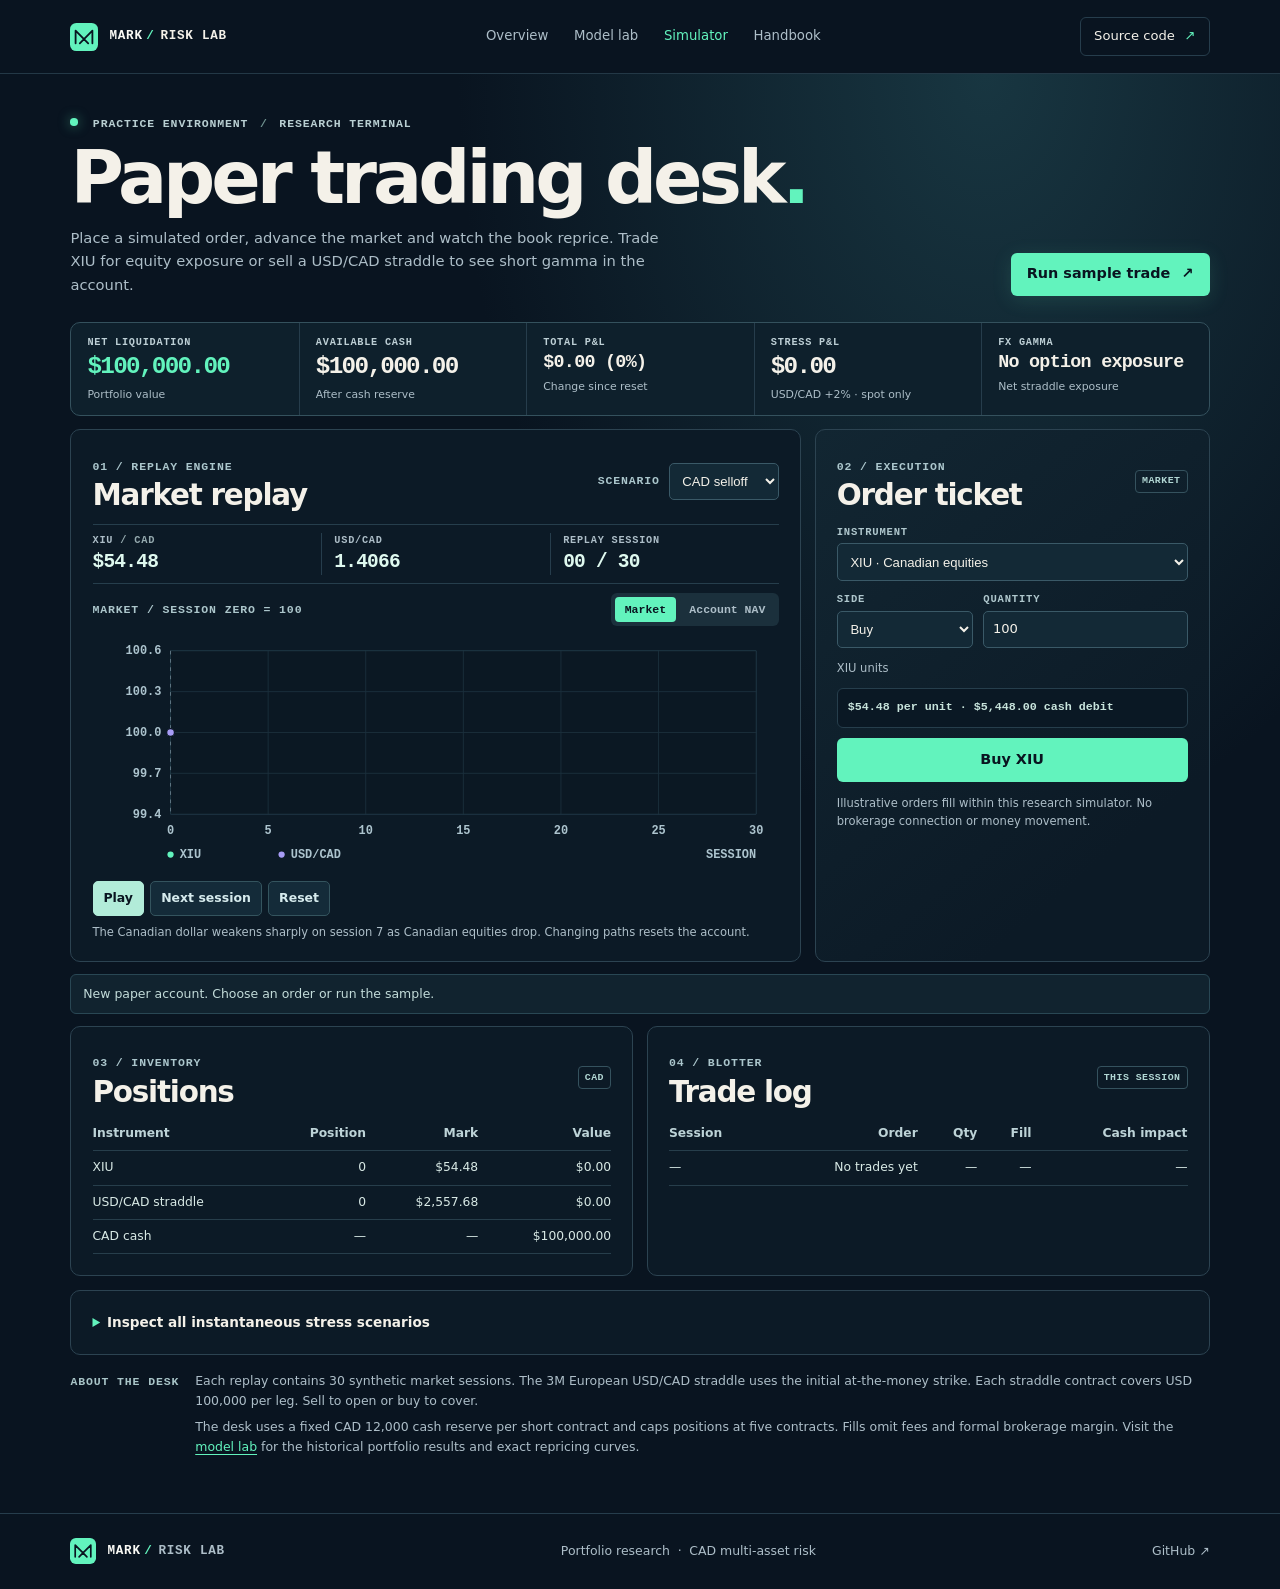
<file: docs/simulator.html>
<!doctype html>
<html lang="en">
<head>
  <meta charset="utf-8">
  <meta name="viewport" content="width=device-width, initial-scale=1">
  <meta name="theme-color" content="#091420">
  <meta name="description" content="Practice trading XIU and USD/CAD straddles, then inspect the portfolio impact under simulated market shocks.">
  <title>Paper trading desk — MARK / Risk Lab</title>
  <link rel="icon" href="assets/mark.svg" type="image/svg+xml">
  <link rel="stylesheet" href="assets/site.css">
  <link rel="stylesheet" href="assets/simulator.css">
  <script src="assets/simulator.js" type="module"></script>
</head>
<body>
  <a class="skip" href="#main">Skip to trading desk</a>
  <header class="site-header">
    <div class="shell nav-wrap">
      <a class="brand" href="./" aria-label="Mark Risk Lab home"><img src="assets/mark.svg" alt="" width="28" height="28"><strong>MARK<span>/</span></strong> RISK LAB</a>
      <nav aria-label="Main navigation">
        <a href="./">Overview</a><a href="index.html#model-lab">Model lab</a>
        <a href="simulator.html" aria-current="page">Simulator</a><a href="handbook.html">Handbook</a>
      </nav>
      <a class="nav-repo" href="https://github.com/y68wu/var-es-engine">Source code <span aria-hidden="true">↗</span></a>
    </div>
  </header>

  <main id="main" class="sim-page">
    <div class="shell">
      <div class="sim-heading">
        <div>
          <p class="kicker"><span class="status-dot"></span> Practice environment <span class="kicker-sep">/</span> Research terminal</p>
          <h1>Paper trading desk<span>.</span></h1>
          <p>Place a simulated order, advance the market and watch the book reprice. Trade XIU for equity exposure or sell a USD/CAD straddle to see short gamma in the account.</p>
        </div>
        <button type="button" id="sim-demo" class="button button-mint">Run sample trade <span aria-hidden="true">↗</span></button>
      </div>

      <div class="sim-summary" aria-label="Account snapshot">
        <div><span class="micro">NET LIQUIDATION</span><strong id="sim-nav">—</strong><span>Portfolio value</span></div>
        <div><span class="micro">AVAILABLE CASH</span><strong id="sim-cash">—</strong><span>After cash reserve</span></div>
        <div><span class="micro">TOTAL P&amp;L</span><strong id="sim-pnl">—</strong><span>Change since reset</span></div>
        <div><span class="micro">STRESS P&amp;L</span><strong id="sim-stress">—</strong><span id="sim-stress-note">USD/CAD +2% · spot only</span></div>
        <div><span class="micro">FX GAMMA</span><strong id="sim-gamma">—</strong><span>Net straddle exposure</span></div>
      </div>

      <div class="sim-workspace">
        <section class="sim-panel sim-market" aria-labelledby="market-title">
          <div class="sim-panel-top">
            <div>
              <span class="micro">01 / REPLAY ENGINE</span>
              <h2 id="market-title">Market replay</h2>
            </div>
            <div class="sim-replay-input">
              <label class="micro" for="sim-mode">SCENARIO</label>
              <select id="sim-mode" aria-describedby="sim-mode-note"></select>
            </div>
          </div>
          <div class="sim-quote-strip">
            <div><span class="micro">XIU <small>/ CAD</small></span><strong id="sim-equity">—</strong></div>
            <div><span class="micro">USD/CAD</span><strong id="sim-spot">—</strong></div>
            <div class="sim-day"><span class="micro" id="sim-step">SESSION —</span><strong id="sim-clock">—</strong></div>
          </div>
          <div class="sim-chart-tools">
            <span id="sim-chart-caption" class="micro">REPLAY CHART</span>
            <div class="segmented dark-segmented" role="group" aria-label="Replay chart series">
              <button data-sim-chart="market" aria-pressed="true" type="button">Market</button>
              <button data-sim-chart="nav" aria-pressed="false" type="button">Account NAV</button>
            </div>
          </div>
          <div class="sim-chart-wrap">
            <svg id="sim-chart" viewBox="0 0 760 270" role="img" aria-label="Market paths for the selected paper trading session"></svg>
          </div>
          <div class="sim-transport">
            <div>
              <button type="button" class="sim-control sim-primary" id="sim-run">Play</button>
              <button type="button" class="sim-control" id="sim-next">Next session</button>
              <button type="button" class="sim-control" id="sim-reset">Reset</button>
            </div>
            <p id="sim-mode-note">Choose a scenario to start a repeatable market path.</p>
          </div>
        </section>

        <section class="sim-panel sim-ticket" aria-labelledby="ticket-title">
          <div class="sim-panel-top">
            <div><span class="micro">02 / EXECUTION</span><h2 id="ticket-title">Order ticket</h2></div>
            <span class="sim-chip">MARKET</span>
          </div>
          <form id="sim-order">
            <label for="sim-instrument"><span class="micro">INSTRUMENT</span>
              <select id="sim-instrument" required><option value="xiu">XIU · Canadian equities</option><option value="straddle">USD/CAD · 3M straddle</option></select>
            </label>
            <div class="sim-order-fields">
              <label for="sim-side"><span class="micro">SIDE</span>
                <select id="sim-side" required><option value="buy">Buy</option><option value="sell">Sell</option></select>
              </label>
              <label for="sim-qty"><span class="micro">QUANTITY</span>
                <input type="number" id="sim-qty" min="1" step="1" value="100" required>
              </label>
            </div>
            <p class="sim-ticket-unit" id="sim-ticket-unit">XIU quantity is measured in shares.</p>
            <div class="sim-order-preview" id="sim-preview" aria-live="polite">The current quote determines the simulated fill.</div>
            <button id="sim-submit" class="button button-mint" type="submit">Place paper order <span aria-hidden="true">↗</span></button>
          </form>
          <p class="sim-ticket-note">Illustrative orders fill within this research simulator. No brokerage connection or money movement.</p>
        </section>
      </div>

      <div id="sim-status" class="sim-status" role="status" aria-live="polite">Select a scenario or run the sample trade.</div>

      <div class="sim-books">
        <section class="sim-panel" aria-labelledby="positions-title">
          <div class="sim-panel-top"><div><span class="micro">03 / INVENTORY</span><h2 id="positions-title">Positions</h2></div><span class="sim-chip">CAD</span></div>
          <div class="sim-table-wrap">
            <table>
              <thead><tr><th scope="col">Instrument</th><th scope="col">Position</th><th scope="col">Mark</th><th scope="col">Value</th></tr></thead>
              <tbody id="sim-positions"><tr><td colspan="4">No open trades</td></tr></tbody>
            </table>
          </div>
        </section>
        <section class="sim-panel" aria-labelledby="blotter-title">
          <div class="sim-panel-top"><div><span class="micro">04 / BLOTTER</span><h2 id="blotter-title">Trade log</h2></div><span class="sim-chip">THIS SESSION</span></div>
          <div class="sim-table-wrap">
            <table>
              <thead><tr><th scope="col">Session</th><th scope="col">Order</th><th scope="col">Qty</th><th scope="col">Fill</th><th scope="col">Cash impact</th></tr></thead>
              <tbody id="sim-trades"><tr><td colspan="5">No fills yet</td></tr></tbody>
            </table>
          </div>
        </section>
      </div>

      <details class="sim-panel sim-shocks">
        <summary>Inspect all instantaneous stress scenarios</summary>
        <div class="sim-table-wrap">
          <table>
            <thead><tr><th scope="col">Scenario</th><th scope="col">Portfolio P&amp;L (CAD)</th></tr></thead>
            <tbody id="sim-shocks"><tr><td colspan="2">No positions to stress</td></tr></tbody>
          </table>
        </div>
      </details>

      <aside class="sim-method" aria-label="Paper trading assumptions">
        <span class="micro">ABOUT THE DESK</span>
        <div>
          <p>Each replay contains 30 synthetic market sessions. The 3M European USD/CAD straddle uses the initial at-the-money strike. Each straddle contract covers USD 100,000 per leg. Sell to open or buy to cover.</p>
          <p>The desk uses a fixed CAD 12,000 cash reserve per short contract and caps positions at five contracts. Fills omit fees and formal brokerage margin. Visit the <a href="index.html#model-lab">model lab</a> for the historical portfolio results and exact repricing curves.</p>
        </div>
      </aside>
      <noscript><p class="data-error">Enable JavaScript to use the paper trading simulator.</p></noscript>
    </div>
  </main>
  <footer class="site-footer">
    <div class="shell footer-wrap">
      <a class="brand" href="./"><img src="assets/mark.svg" alt="" width="26" height="26"><strong>MARK<span>/</span></strong> RISK LAB</a>
      <p>Portfolio research <span>·</span> CAD multi-asset risk</p>
      <a href="https://github.com/y68wu/var-es-engine">GitHub <span aria-hidden="true">↗</span></a>
    </div>
  </footer>
</body>
</html>
</file>
<file: docs/assets/site.css>
:root {
  --navy: #091420;
  --panel: #0e1e2c;
  --panel-hi: #142734;
  --line: #263d4c;
  --paper: #f4f1e9;
  --mist: #e8ece5;
  --white: #fafaf5;
  --ink: #10212d;
  --muted: #4c5f65;
  --light-muted: #adbec8;
  --mint: #62f3bd;
  --coral: #ff927c;
  --violet: #aaa0fc;
  --mono: "IBM Plex Mono", "SFMono-Regular", Consolas, monospace;
  --body: Inter, system-ui, -apple-system, BlinkMacSystemFont, "Segoe UI", sans-serif;
  --display: Manrope, Inter, system-ui, -apple-system, BlinkMacSystemFont, "Segoe UI", sans-serif;
  --gutter: clamp(1.25rem, 5.5vw, 5.75rem);
}

* { box-sizing: border-box; }
html { scroll-behavior: smooth; }
body { margin: 0; color: var(--paper); background: var(--navy); font: 1rem/1.58 var(--body); -webkit-font-smoothing: antialiased; }
button, input { font: inherit; }
button { cursor: pointer; }
a { color: inherit; text-decoration: none; }
a:focus-visible, button:focus-visible, input:focus-visible { outline: 3px solid #238e76; outline-offset: 4px; }
[hidden] { display: none !important; }
h1, h2, h3, p, figure, dl { margin: 0; }
h1, h2, h3 { font-family: var(--display); line-height: 1.05; font-weight: 750; letter-spacing: -.055em; }
.shell { width: min(100%, 1430px); margin-inline: auto; padding-inline: var(--gutter); }
.skip { position: fixed; left: 1rem; top: -8rem; z-index: 10; background: var(--mint); color: var(--navy); padding: .8rem 1rem; }
.skip:focus { top: 1rem; }
.micro, .kicker, .terminal-header, .terminal-footer, .chip { font: 600 .72rem/1.4 var(--mono); letter-spacing: .075em; }
.kicker { text-transform: uppercase; }
.status-dot { display: inline-block; width: .47rem; height: .47rem; margin-right: .45rem; border-radius: 50%; vertical-align: .09em; background: var(--mint); box-shadow: 0 0 12px #62f3bd80; }

.site-header { border-bottom: 1px solid #233846; }
.nav-wrap { min-height: 73px; display: flex; align-items: center; justify-content: space-between; gap: 1.3rem; }
.brand { display: inline-flex; align-items: center; gap: .38rem; white-space: nowrap; font: 600 .79rem/1 var(--mono); letter-spacing: .055em; }
.brand img { margin-right: .32rem; }
.brand strong { color: var(--white); }
.brand strong span { color: var(--mint); margin-left: .22rem; }
.nav-wrap nav { display: flex; flex-wrap: wrap; align-items: center; gap: clamp(.85rem, 2vw, 2.3rem); font-size: .83rem; color: var(--light-muted); }
.nav-wrap nav a:hover, .site-footer a:hover { color: var(--mint); }
.nav-wrap nav .nav-sim { color: var(--mint); font-weight: 700; }
.nav-repo { border: 1px solid var(--line); padding: .5rem .82rem; border-radius: 6px; white-space: nowrap; font-size: .82rem; }
.nav-repo:hover { border-color: var(--mint); }
.nav-repo span { color: var(--mint); margin-left: .34rem; }

.hero { position: relative; overflow: hidden; background: radial-gradient(ellipse at 68% 14%, #142f3d 0, transparent 56%), var(--navy); }
.hero-layout { display: grid; grid-template-columns: minmax(0, 1fr) minmax(0, 1.04fr); align-items: center; gap: clamp(2rem, 5vw, 5.5rem); padding-top: clamp(3.8rem, 8vw, 7.5rem); padding-bottom: clamp(2.7rem, 5.4vw, 5rem); }
.hero .kicker { color: #d4e5df; }
.kicker-sep { margin-inline: .24rem; color: #709390; }
.hero h1 { margin: 1rem 0 1.25rem; font-size: clamp(3.05rem, 6.2vw, 6.35rem); line-height: .96; }
.hero h1 em { color: var(--mint); font-style: normal; }
.hero-deck { color: var(--light-muted); font-size: clamp(.98rem, 1.3vw, 1.18rem); max-width: 36ch; }
.hero-actions { margin-top: 1.8rem; display: flex; gap: 1rem 1.3rem; align-items: center; flex-wrap: wrap; }
.button { display: inline-flex; gap: .7rem; align-items: center; justify-content: center; padding: .68rem 1rem; border-radius: 6px; font-size: .9rem; font-weight: 730; line-height: 1.5; }
.button-mint { background: var(--mint); color: var(--navy); box-shadow: 0 4px 20px #62f3bd21; }
.button-mint:hover { background: #a0f9d9; }
.text-link { font-weight: 650; font-size: .88rem; }
.text-link span { margin-left: .18rem; }
.text-link:hover { text-decoration: underline; text-underline-offset: .23rem; }
.hero-link { color: #cedde0; }
.terminal { min-width: 0; border: 1px solid #314c5a; border-radius: 13px; background: #0b1a26; box-shadow: 0 25px 70px #0006; }
.terminal-header, .terminal-footer { display: flex; align-items: center; gap: .55rem 1.05rem; padding: .85rem clamp(.75rem, 2vw, 1.4rem); font-size: clamp(.6rem, 1.1vw, .71rem); flex-wrap: wrap; }
.terminal-header { justify-content: space-between; color: #dce7e7; border-bottom: 1px solid var(--line); }
.terminal-body { padding: .4rem .4rem 0; }
.terminal-footer { border-top: 1px solid var(--line); color: var(--light-muted); letter-spacing: .035em; }
.terminal-footer .terminal-optional { margin-left: auto; }
.terminal-muted { color: #89a4b3; }
.terminal svg, .chart-card svg { display: block; width: 100%; height: auto; }
.swatch { display: inline-block; width: 1.04rem; height: .17rem; border-radius: .1rem; margin-right: .36rem; vertical-align: .2em; }
.swatch.mint { background: var(--mint); }
.swatch.dashed { border-top: 2px dashed var(--coral); }
.swatch.dotted { border-top: 2px dotted var(--violet); }

.hero-facts { display: grid; grid-template-columns: repeat(4, minmax(0, 1fr)); padding-bottom: clamp(1.65rem, 4vw, 3.1rem); }
.hero-facts > div { padding: 1rem 1rem .25rem; border-top: 1px solid var(--line); border-left: 1px solid var(--line); }
.hero-facts > div:first-child { border-left: 0; padding-left: 0; }
.hero-facts strong { display: block; font: 600 clamp(1.38rem, 3vw, 2.55rem)/1.25 var(--mono); letter-spacing: -.085em; }
.hero-facts > div:first-child strong { color: var(--mint); }
.hero-facts small { font-size: .65em; margin-left: .12rem; }
.hero-facts span { display: block; color: var(--light-muted); font-size: clamp(.7rem, 1.25vw, .87rem); margin-top: .3rem; }

.band { padding-block: clamp(3.35rem, 7vw, 6.75rem); scroll-margin-top: 1rem; }
.paper { background: var(--paper); color: var(--ink); }
.mist { background: var(--mist); color: var(--ink); }
.section-intro { display: grid; grid-template-columns: 1fr 3fr; gap: .75rem 2.1rem; margin-bottom: clamp(1.85rem, 4vw, 3.2rem); }
.section-intro > .kicker { align-self: start; margin-top: .34rem; color: #3a5d54; }
.section-intro > .kicker span { color: #006552; margin-right: .15rem; }
.section-intro h2, .handbook-cta h2 { font-size: clamp(2.65rem, 6vw, 5.3rem); margin-bottom: .72rem; }
.section-intro p:not(.kicker) { color: var(--muted); max-width: 62ch; }

.lab-grid { display: grid; grid-template-columns: minmax(0, 1.85fr) minmax(0, 1fr); gap: 1rem; align-items: stretch; }
.dark-card { background: var(--panel); color: var(--paper); }
.chart-card, .control-card { border-radius: 12px; padding: clamp(1rem, 2.2vw, 1.55rem); min-width: 0; }
.chart-card { border: 1px solid var(--line); display: flex; flex-direction: column; justify-content: space-between; }
.card-heading { display: flex; justify-content: space-between; align-items: center; gap: .65rem; }
.dark-card .card-heading .micro, .stress-result .card-heading .micro { color: #cad9e0; }
.chip { padding: .22rem .45rem; border: 1px solid #355061; border-radius: 5px; color: #b9d3d7; white-space: nowrap; letter-spacing: .025em; }
.chart-card svg { margin-top: .75rem; }
.legend { display: flex; flex-wrap: wrap; gap: .4rem 1rem; color: var(--light-muted); font-size: .76rem; padding-top: .25rem; }
.control-card { color: var(--ink); background: #faf9f2; border: 1px solid #d6ded3; display: flex; flex-direction: column; }
.control-card output { white-space: nowrap; color: #005e4b; font: 650 clamp(1.15rem, 2.5vw, 1.9rem)/1 var(--mono); letter-spacing: -.07em; }
.control-card input[type="range"] { width: 100%; margin: 1.05rem 0 .28rem; accent-color: #08735e; cursor: ew-resize; }
.range-labels { display: flex; justify-content: space-between; color: var(--muted); font: .69rem/1.4 var(--mono); }
.preset-row { display: flex; flex-wrap: wrap; gap: .35rem; margin: .85rem 0 1rem; }
.preset-row button, .segmented button { border: 0; border-radius: 4px; padding: .44rem .6rem; color: #35534c; background: #e5ebe0; font: 600 .72rem/1.4 var(--mono); }
.preset-row button:hover, .segmented button:hover { background: #c9e5d6; }
.preset-row button[aria-pressed="true"], .segmented button[aria-pressed="true"] { color: #fff; background: #126853; }
.control-values { margin-top: auto; }
.control-values > div { border-top: 1px solid #d6ded3; display: flex; align-items: baseline; justify-content: space-between; gap: .5rem; padding: .62rem 0; font-size: .82rem; }
.control-values dt { display: flex; align-items: baseline; gap: .25rem; }
.control-values dd { margin: 0; font: 650 clamp(.92rem, 1.8vw, 1.15rem)/1.4 var(--mono); text-align: right; white-space: nowrap; }
.control-values .mint { background: #126853; }
.control-values .dashed { border-color: #a84e3c; }
.control-values .dotted { border-color: #624eb0; }
.control-note { color: var(--muted); font-size: .75rem; padding-top: .5rem; }
.insight-row { display: grid; grid-template-columns: 1fr 1.5fr; gap: .9rem 2.5rem; align-items: center; border-top: 1px solid #baccc2; padding-top: 1rem; margin-top: 1.5rem; }
.insight-row span { display: block; color: #42665c; }
.insight-row strong { display: block; margin-top: .18rem; font-size: clamp(1.3rem, 3vw, 2.2rem); font-weight: 700; letter-spacing: -.05em; }
.insight-row p:nth-child(2) { color: var(--muted); font-size: .95rem; }

.compare-card { padding: clamp(1rem, 2.8vw, 2.05rem); border-radius: 12px; background: #fafaf5; border: 1px solid #cdd9ce; }
.compare-toolbar { display: flex; justify-content: space-between; align-items: center; flex-wrap: wrap; gap: .85rem; padding-bottom: 1.15rem; border-bottom: 1px solid #d6ded3; }
.compare-toolbar p { font-size: .77rem; margin-top: .16rem; color: var(--muted); }
.segmented { display: flex; gap: .25rem; border-radius: 6px; padding: .25rem; background: #e5ebe0; }
.segmented button { flex: 1 1 auto; white-space: nowrap; }
.model-bars { display: grid; gap: .12rem; margin-block: .9rem; }
.model-row { display: grid; grid-template-columns: minmax(8.4rem, 1fr) minmax(0, 3fr) minmax(4.75rem, .65fr); gap: .65rem; align-items: center; border: 1px solid transparent; border-radius: 6px; background: transparent; padding: .52rem .6rem; color: var(--ink); font-size: .85rem; text-align: left; }
.model-row:hover, .model-row[aria-pressed="true"] { background: #ecf1e7; border-color: #d5dfd4; }
.model-bar, .regime-bar { height: .7rem; width: 100%; border-radius: 2px; overflow: hidden; background: #e2eae0; }
.model-bar { position: relative; }
.model-bar.with-benchmark::after { content: ""; position: absolute; inset: 0 auto 0 var(--benchmark); border-left: 2px solid #10212d; }
.model-fill, .regime-fill { display: block; height: 100%; border-radius: 2px; background: #23746a; transition: width .23s ease-out; }
.model-row[data-method="delta_normal"] .model-fill { background: #a45043; }
.model-row[data-method="delta_gamma"] .model-fill { background: #625bb2; }
.model-row strong { white-space: nowrap; text-align: right; font: 650 .84rem/1.4 var(--mono); }
.model-detail { display: grid; grid-template-columns: minmax(0, 1.5fr) minmax(0, 2fr); gap: .8rem 2rem; background: #e9f1e7; border: 1px solid #d0e1d6; padding: .85rem 1rem; border-radius: 6px; min-height: 5rem; }
.model-detail h3 { font-size: 1.14rem; letter-spacing: -.035em; }
.model-detail p { color: var(--muted); font-size: .75rem; margin-top: .3rem; }
.model-detail dl { display: grid; grid-template-columns: repeat(3, minmax(0, 1fr)); gap: .55rem; margin: 0; }
.model-detail dt { font-size: .69rem; color: var(--muted); }
.model-detail dd { margin: .25rem 0 0; font: 650 .79rem/1.3 var(--mono); }

.stress-band { background: radial-gradient(ellipse at 85% 0, #163440, transparent 64%), var(--navy); }
.stress-band .section-intro p { color: var(--light-muted); }
.stress-band .section-intro .kicker span { color: var(--mint); }
.stress-layout { display: grid; grid-template-columns: minmax(0, .94fr) minmax(0, 1.65fr); gap: 1rem; }
.scenario-picker { border: 1px solid var(--line); border-radius: 12px; padding: 1rem; background: #0b1925; }
.dark-segmented { background: #1b303c; }
.dark-segmented button { color: var(--light-muted); background: #1b303c; }
.dark-segmented button:hover { color: var(--paper); background: #314956; }
.dark-segmented button[aria-pressed="true"] { color: var(--navy); background: var(--mint); }
.scenario-buttons { display: grid; gap: .35rem; margin-top: .75rem; }
.scenario-buttons button { color: #cfdee4; background: transparent; border: 1px solid transparent; border-radius: 5px; padding: .6rem; text-align: left; font-size: .83rem; }
.scenario-buttons button:hover, .scenario-buttons button[aria-pressed="true"] { background: #1a313e; border-color: #2c4a57; color: var(--white); }
.scenario-buttons small { display: block; color: var(--light-muted); font-size: .68rem; }
.stress-result { min-width: 0; border: 1px solid var(--line); border-radius: 12px; background: var(--panel); padding: clamp(1rem, 2.8vw, 2rem); }
.stress-result h3 { font-size: clamp(1.45rem, 3vw, 2.1rem); margin-top: .8rem; }
.stress-total { color: var(--coral); font: 650 clamp(2.5rem, 5.5vw, 5.1rem)/1.13 var(--mono); letter-spacing: -.09em; margin-top: .3rem; }
.stress-total.positive { color: var(--mint); }
.stress-unit { color: var(--light-muted); margin-top: .25rem; }
.stress-legs { margin-top: 1.3rem; padding-top: .85rem; border-top: 1px solid #304957; display: grid; gap: .54rem; }
.stress-leg { display: grid; grid-template-columns: 1fr 1.6fr minmax(4.8rem, .65fr); gap: .55rem; align-items: center; font-size: .78rem; }
.leg-bar { position: relative; width: 100%; height: .45rem; background: #233a47; }
.leg-bar::after { content: ""; position: absolute; inset: -.14rem auto -.14rem 50%; border-left: 1px solid #9bb2bc; }
.leg-fill { position: absolute; height: 100%; background: var(--mint); }
.leg-fill.negative { background: var(--coral); }
.stress-leg strong { text-align: right; white-space: nowrap; font: 600 .78rem/1.4 var(--mono); }

.method-flow { display: grid; grid-template-columns: repeat(3, minmax(0, 1fr)); border-block: 1px solid #c5d3c8; }
.method-flow article { padding: 1.2rem; }
.method-flow article + article { border-left: 1px solid #c5d3c8; }
.method-flow .micro { color: #416d5f; }
.method-flow h3 { font-size: 1.58rem; margin: .55rem 0; }
.method-flow p { color: var(--muted); font-size: .88rem; }
.data-strip { display: flex; align-items: center; justify-content: space-between; flex-wrap: wrap; gap: .75rem 1.5rem; padding-top: 1rem; }
.data-strip p { font-size: .83rem; color: var(--muted); }
.data-strip strong { display: block; color: var(--ink); }
.data-strip a { color: #115f4e; }
.context-panel { margin-block: 1.5rem; }
.context-panel h3 { font-size: 1.7rem; margin-bottom: .6rem; }
.context-panel > p { color: var(--muted); max-width: 70ch; }
.context-grid { display: grid; grid-template-columns: minmax(0, 1fr) minmax(0, 1.38fr); gap: .75rem; margin-top: 1rem; }
.context-grid article { min-width: 0; padding: clamp(1rem, 2vw, 1.5rem); border: 1px solid #cbdad0; border-radius: 9px; background: #faf9f2; }
.context-grid article h4 { margin: .3rem 0 .55rem; font: 700 1.12rem/1.25 var(--body); letter-spacing: -.03em; }
.context-grid article p { color: var(--muted); font-size: .81rem; }
.fx-stat { display: block; color: #005e4b; font: 650 clamp(1.7rem, 4vw, 3rem)/1.35 var(--mono); letter-spacing: -.075em; margin-bottom: .25rem; }
.context-source { display: inline-block; margin: .55rem .55rem 0 0; color: #115f4e; text-decoration: underline; text-underline-offset: .15rem; font-size: .79rem; }
.regime-chart { display: grid; gap: .45rem; margin-block: .7rem; }
.regime-item { display: grid; grid-template-columns: minmax(4rem, .7fr) minmax(0, 2.1fr) minmax(5rem, 1fr); gap: .5rem; align-items: center; font-size: .73rem; }
.regime-item strong { font: 650 .72rem/1.3 var(--mono); text-align: right; white-space: nowrap; }
.regime-item:nth-child(2) .regime-fill { background: #a45043; }
.context-select { display: block; width: 100%; max-width: 16rem; border: 1px solid #c2d4c8; border-radius: 5px; padding: .34rem .45rem; color: var(--ink); background: #ecf1e7; font: 600 .75rem/1.4 var(--body); }

.handbook-cta { background: #122734; padding-block: clamp(2.8rem, 5.5vw, 4.65rem); border-top: 1px solid var(--line); }
.handbook-grid { display: flex; align-items: end; justify-content: space-between; flex-wrap: wrap; gap: 1.5rem; }
.handbook-cta .kicker { color: #c2d6d9; margin-bottom: .75rem; }
.handbook-cta h2 { font-size: clamp(2.45rem, 4.9vw, 4.3rem); }
.handbook-cta p:not(.kicker) { color: var(--light-muted); max-width: 54ch; }
.site-footer { border-top: 1px solid var(--line); }
.footer-wrap { display: flex; min-height: 75px; justify-content: space-between; align-items: center; gap: .75rem 1.25rem; flex-wrap: wrap; font-size: .78rem; color: var(--light-muted); }
.footer-wrap p span { padding-inline: .23rem; }
.data-error { border: 1px solid var(--coral); padding: .8rem var(--gutter); color: var(--coral); }
.data-error a { text-decoration: underline; }
.axis-label { fill: #a0b8c7; font: 12px var(--mono); }
.axis-grid { stroke: #253c4a; stroke-width: 1; }
.axis-zero { stroke: #516b78; stroke-width: 1; }
.hero-marker { fill: var(--mint); stroke: var(--navy); stroke-width: 2; }
.crosshair { stroke: #91b0bd; stroke-width: 1; stroke-dasharray: 4 5; }

@media (max-width: 950px) {
  .hero-layout { gap: 2.05rem; }
  .terminal-optional { display: none; }
  .brand { font-size: .72rem; }
  .nav-wrap nav { gap: .9rem; }
  .lab-grid { grid-template-columns: minmax(0, 1.38fr) minmax(0, 1fr); }
}
@media (max-width: 720px) {
  .nav-wrap { padding-block: .78rem; min-height: 0; flex-wrap: wrap; gap: .65rem; }
  .nav-wrap nav { order: 3; flex-basis: 100%; padding-top: .55rem; border-top: 1px solid var(--line); }
  .hero-layout, .lab-grid, .stress-layout, .context-grid { grid-template-columns: minmax(0, 1fr); }
  .hero-layout { padding-top: 3.05rem; gap: 1.8rem; }
  .hero h1 { font-size: clamp(3.2rem, 10vw, 5rem); }
  .hero-deck { max-width: 39ch; }
  .hero-facts { grid-template-columns: repeat(2, minmax(0, 1fr)); }
  .hero-facts > div { padding-bottom: .8rem; }
  .hero-facts > div:nth-child(odd) { border-left: 0; padding-left: 0; }
  .section-intro { grid-template-columns: minmax(0, 1fr); }
  .section-intro h2 { font-size: clamp(2.65rem, 8.5vw, 4.5rem); }
  .stress-result { min-height: 16rem; }
  .scenario-buttons { grid-template-columns: repeat(2, minmax(0, 1fr)); }
  .control-values { margin-top: .2rem; }
  .insight-row { grid-template-columns: minmax(0, 1fr); gap: .35rem; }
  .method-flow article { padding: .75rem; }
  .method-flow h3 { font-size: 1.2rem; }
  .axis-label { font-size: 16px; }
}
@media (max-width: 460px) {
  .nav-wrap nav { font-size: .76rem; gap: .45rem .85rem; }
  .nav-repo { padding: .32rem .55rem; font-size: .74rem; }
  .brand img { width: 24px; height: 24px; }
  .model-row { grid-template-columns: minmax(6rem, 1.05fr) minmax(0, 1.75fr) minmax(3.5rem, .68fr); padding-inline: .25rem; gap: .3rem; font-size: .74rem; }
  .model-row strong { font-size: .72rem; }
  .model-detail { grid-template-columns: minmax(0, 1fr); }
  .scenario-buttons button { font-size: .76rem; }
  .stress-leg { grid-template-columns: 1fr 1.2fr minmax(3.95rem, .65fr); font-size: .72rem; }
  .stress-leg strong { font-size: .71rem; }
  .method-flow { grid-template-columns: 1fr; }
  .method-flow article + article { border-left: 0; border-top: 1px solid #c5d3c8; }
}
@media (prefers-reduced-motion: reduce) {
  html { scroll-behavior: auto; }
  *, *::after, *::before { transition-duration: .01ms !important; }
}
</file>
<file: docs/assets/handbook.css>
:root {
  color-scheme: light;
  --ink: #091420;
  --panel: #0e1e2c;
  --night-border: #263d4c;
  --paper: #f4f1e9;
  --paper-bright: #fcfaf4;
  --muted: #4d5c62;
  --rule: #d6d4c9;
  --mint: #62f3bd;
  --mint-dark: #0e6453;
  --white: #f4f1e9;
  --sans: Inter, system-ui, sans-serif;
  --heading: Manrope, var(--sans);
  --mono: "IBM Plex Mono", ui-monospace, monospace;
}

*, *::before, *::after { box-sizing: border-box; }
html { scroll-behavior: smooth; }
body { margin: 0; background: var(--paper); color: var(--ink); font: 1rem/1.65 var(--sans); }
a { color: inherit; text-underline-offset: .2em; }
a:focus-visible { outline: 2px solid currentColor; outline-offset: 4px; }
p { margin: 0; }
.container { width: min(1160px, calc(100% - 3rem)); margin-inline: auto; }
.skip { position: absolute; z-index: 1; left: 1rem; top: .5rem; padding: .5rem 1rem; background: var(--mint); color: var(--ink); transform: translateY(-160%); }
.skip:focus { transform: translateY(0); }
.header, .hero, .footer { color: var(--white); background: var(--ink); }
.header { border-bottom: 1px solid var(--night-border); }
.header nav { display: flex; flex-wrap: wrap; align-items: center; gap: .65rem 1.6rem; min-height: 4.4rem; padding-block: .75rem; }
.wordmark, .eyebrow, .label, time, .artifact, .week-link { font: 500 .77rem/1.5 var(--mono); letter-spacing: .065em; }
.wordmark { display: inline-flex; align-items: center; gap: .45rem; margin-right: auto; color: var(--white); font-size: .86rem; white-space: nowrap; }
.wordmark strong { color: var(--white); }
.wordmark strong span { color: var(--mint); }
.header a, .footer a { text-decoration: none; }
.header a:hover, .footer a:hover { text-decoration: underline; }
.header nav > a:not(.wordmark) { color: #c6d4db; font-size: .83rem; }
.header nav > a[aria-current] { color: var(--mint); }
.hero { position: relative; isolation: isolate; overflow: hidden; padding: clamp(3.25rem, 7vw, 7rem) 0 clamp(3.25rem, 6vw, 5.5rem); }
.hero::before {
  position: absolute; z-index: -1; inset: 0; content: "";
  background-image: linear-gradient(to right, #22453e66 1px, transparent 1px), linear-gradient(to bottom, #22453e66 1px, transparent 1px), radial-gradient(ellipse at 89% 47%, #124d3f 0%, transparent 54%);
  background-size: 34px 34px, 34px 34px, auto;
  mask-image: linear-gradient(100deg, transparent 22%, #000 100%);
}
.hero .eyebrow { color: var(--mint); text-transform: uppercase; }
.hero h1 { max-width: 15ch; margin: .7rem 0 1rem; font: 800 clamp(3.15rem, 8vw, 7.3rem)/.99 var(--heading); letter-spacing: -.07em; }
.hero .intro { max-width: 51ch; color: #c6d4db; font-size: clamp(1rem, 1.8vw, 1.2rem); }
.hero-facts { display: flex; flex-wrap: wrap; gap: .65rem 1.7rem; margin-top: 2.4rem; }
.hero-facts span { color: #d6e4e7; font: .75rem/1.4 var(--mono); letter-spacing: .045em; text-transform: uppercase; }
.hero-facts strong { color: var(--mint); font-weight: 600; }
.content { display: grid; grid-template-columns: minmax(150px, 212px) minmax(0, 1fr); gap: clamp(1.5rem, 5vw, 4.5rem); padding-block: 3.4rem 4.5rem; }
.toc { position: sticky; top: 1.25rem; align-self: start; }
.toc p { color: var(--muted); }
.toc ol { display: grid; gap: 0; margin: .75rem 0 1rem; padding: 0; list-style: none; }
.toc li { border-top: 1px solid var(--rule); }
.week-link { display: flex; align-items: baseline; gap: .65rem; padding: .6rem 0; text-decoration: none; letter-spacing: 0; }
.week-link:hover { color: var(--mint-dark); text-decoration: underline; }
.week-link span { color: var(--mint-dark); }
.calendar-note { padding: .8rem .95rem; border-left: 2px solid var(--mint-dark); background: #e7eee3; color: #2f4e46; font-size: .84rem; }
.simulator-callout { display: flex; flex-wrap: wrap; align-items: flex-end; gap: 1rem 1.5rem; margin-top: 1.2rem; padding: clamp(1.25rem, 3vw, 1.8rem); border-radius: .4rem; background: var(--panel); color: var(--white); }
.simulator-callout > div { flex: 1 1 22rem; }
.simulator-callout .eyebrow { color: var(--mint); }
.simulator-callout h2 { margin: .3rem 0 .45rem; font: 800 clamp(1.45rem, 3vw, 1.85rem)/1.1 var(--heading); letter-spacing: -.035em; }
.simulator-callout p:not(.eyebrow) { color: #c6d4db; font-size: .9rem; }
.simulator-callout a { display: inline-flex; align-items: center; gap: .6rem; padding: .65rem .85rem; border-radius: .25rem; background: var(--mint); color: var(--ink); font-size: .83rem; font-weight: 700; text-decoration: none; }
.simulator-callout a:hover { text-decoration: underline; }
.simulator-callout a:focus-visible { outline-color: var(--mint); }
.week { scroll-margin-top: 1.25rem; margin-top: 3.35rem; }
.week-header { display: grid; gap: .2rem; padding-bottom: 1.25rem; border-bottom: 2px solid var(--ink); }
.week-header .eyebrow { color: var(--mint-dark); text-transform: uppercase; }
.week h2 { margin: .15rem 0; font: 800 clamp(1.9rem, 4vw, 3.2rem)/1.05 var(--heading); letter-spacing: -.045em; }
.week-header p { max-width: 63ch; color: var(--muted); }
.day { display: grid; grid-template-columns: 6.6rem minmax(0, 1fr); gap: .5rem 1.15rem; padding-block: 1.4rem; border-bottom: 1px solid var(--rule); }
.day-stamp { display: flex; flex-direction: column; gap: .15rem; padding-top: .2rem; }
.label { color: var(--mint-dark); }
time { color: var(--muted); text-transform: uppercase; }
.day h3 { margin: 0 0 .42rem; font: 800 1.26rem/1.28 var(--heading); letter-spacing: -.02em; }
.day p { color: #34444b; }
.day p + p { margin-top: .4rem; }
.day strong { color: var(--ink); }
.artifact { display: inline-block; margin-top: .72rem; padding: .25rem .55rem; border: 1px solid var(--rule); border-radius: 3px; background: var(--paper-bright); color: var(--mint-dark); letter-spacing: 0; text-decoration: none; overflow-wrap: anywhere; }
.artifact:hover { border-color: var(--mint-dark); text-decoration: underline; }
.next { display: flex; flex-wrap: wrap; gap: .8rem 1.2rem; align-items: center; justify-content: space-between; margin-top: 2.7rem; padding: 1rem 1.2rem; background: #e7eee3; }
.next a { color: var(--mint-dark); font-weight: 700; }
.footer .container { display: flex; flex-wrap: wrap; gap: .6rem 1.5rem; justify-content: space-between; padding-block: 1.65rem; color: #c6d4db; font-size: .86rem; }
.footer .wordmark { margin-right: 0; }

@media (max-width: 760px) {
  .container { width: min(1160px, calc(100% - 2rem)); }
  .content { grid-template-columns: 1fr; gap: 1.2rem; padding-block: 1.85rem 3rem; }
  .toc { position: static; }
  .toc ol { grid-template-columns: repeat(2, minmax(0, 1fr)); gap: 0 1rem; margin-bottom: 0; }
  .week { margin-top: 2.5rem; }
}

@media (max-width: 420px) {
  .header nav { gap: .5rem .8rem; }
  .header nav > a:not(.wordmark) { font-size: .76rem; }
  .day { grid-template-columns: 1fr; gap: .35rem; }
  .day-stamp { flex-direction: row; gap: .8rem; }
}

@media (prefers-reduced-motion: reduce) { html { scroll-behavior: auto; } }
@media print {
  .header, .toc, .next, .footer, .simulator-callout { display: none; }
  .hero { color: var(--ink); background: #fff; padding: 0 0 1rem; }
  .hero::before, .hero-facts { display: none; }
  .hero .eyebrow, .hero .intro { color: var(--ink); }
  .hero h1 { font-size: 3rem; }
  .content { display: block; padding: 0; }
  .day, .week-header { break-inside: avoid; }
}
</file>
<file: docs/assets/simulator.css>
.sim-page { background: radial-gradient(ellipse at 77% 0, #183641, transparent 33rem), var(--navy); padding: 2.6rem 0 3.5rem; }
.sim-heading { display: flex; flex-wrap: wrap; justify-content: space-between; align-items: end; gap: .9rem 1.5rem; margin-bottom: 1.65rem; }
.sim-heading .kicker { color: #b9cfd2; }
.sim-heading h1 { font-size: clamp(2.65rem, 5.7vw, 5.2rem); margin: .52rem 0 .6rem; }
.sim-heading h1 span { color: var(--mint); }
.sim-heading p:not(.kicker) { color: var(--light-muted); max-width: 63ch; font-size: .92rem; }
.sim-heading button { border: 0; min-height: 2.7rem; white-space: nowrap; }
.nav-wrap a[aria-current="page"] { color: var(--mint); }
.sim-summary { display: grid; grid-template-columns: repeat(5, minmax(0, 1fr)); border: 1px solid #34515d; background: #0e202c; border-radius: 10px; margin-bottom: .85rem; }
.sim-summary > div { min-width: 0; padding: .7rem clamp(.6rem, 1.5vw, 1rem); }
.sim-summary > div + div { border-left: 1px solid var(--line); }
.sim-summary strong, .sim-summary span { display: block; }
.sim-summary .micro { color: #bdcfd5; font-size: .64rem; }
.sim-summary strong { color: var(--paper); font: 650 clamp(.94rem, 1.9vw, 1.6rem)/1.35 var(--mono); letter-spacing: -.07em; overflow-wrap: anywhere; margin-block: .15rem; }
.sim-summary #sim-pnl, .sim-summary #sim-gamma { font-size: clamp(.78rem, 1.45vw, 1.15rem); letter-spacing: -.04em; }
.sim-summary #sim-nav, .sim-summary #sim-cash, .sim-summary #sim-stress { white-space: nowrap; }
.sim-summary > div:first-child strong { color: var(--mint); }
.sim-summary span:last-child { color: var(--light-muted); font-size: .68rem; }
.sim-summary .negative, .sim-value.negative { color: var(--coral); }
.sim-summary .positive, .sim-value.positive { color: var(--mint); }

.sim-workspace { display: grid; grid-template-columns: minmax(0, 1.85fr) minmax(17.5rem, 1fr); gap: .85rem; }
.sim-panel { min-width: 0; background: #0c1a26; border: 1px solid #2c4351; border-radius: 10px; padding: clamp(.85rem, 1.65vw, 1.35rem); }
.sim-panel-top { display: flex; flex-wrap: wrap; align-items: center; justify-content: space-between; gap: .6rem 1rem; }
.sim-panel-top .micro { color: #abc6cc; }
.sim-panel h2 { font-size: clamp(1.4rem, 2.3vw, 1.95rem); margin-top: .23rem; letter-spacing: -.042em; }
.sim-replay-input { display: flex; align-items: center; gap: .55rem; }
.sim-page select, .sim-page input {
  width: 100%; min-width: 0; color: var(--paper); background: #132936; border: 1px solid #3a5967; border-radius: 5px;
  min-height: 2.35rem; padding: .4rem .54rem; font-size: .82rem; color-scheme: dark;
}
.sim-page select:hover, .sim-page input:hover { border-color: #67938c; }
.sim-replay-input select { max-width: 12.5rem; }
.sim-quote-strip { display: grid; grid-template-columns: repeat(3, minmax(0, 1fr)); margin: .8rem 0 .15rem; padding-block: .5rem; border-block: 1px solid #263e4c; }
.sim-quote-strip > div + div { border-left: 1px solid var(--line); padding-left: .75rem; }
.sim-quote-strip span { display: block; color: var(--light-muted); font-size: .64rem; }
.sim-quote-strip strong { display: block; color: #dff9ef; font: 600 clamp(.88rem, 1.7vw, 1.22rem)/1.3 var(--mono); letter-spacing: -.04em; margin-top: .15rem; }
.sim-quote-strip small { font-size: .65rem; color: #95aaaf; }
.sim-chart-tools { display: flex; align-items: center; justify-content: space-between; flex-wrap: wrap; gap: .4rem .75rem; margin-top: .52rem; }
.sim-chart-tools > .micro { color: #acc6cb; }
.sim-chart-tools .segmented button { padding-block: .3rem; }
.sim-chart-wrap { margin-inline: -.35rem; }
.sim-chart-wrap svg { display: block; width: 100%; height: auto; }
.sim-transport { display: flex; flex-wrap: wrap; align-items: center; gap: .5rem .75rem; margin-top: .4rem; }
.sim-transport > div { display: flex; gap: .4rem; flex-wrap: wrap; }
.sim-transport p { font-size: .72rem; line-height: 1.4; color: var(--light-muted); }
.sim-control { color: #d6ebed; background: #142b39; border: 1px solid #34545e; border-radius: 5px; min-height: 2.18rem; padding: .3rem .62rem; font-size: .78rem; font-weight: 700; }
.sim-control:hover { background: #234755; }
.sim-control.sim-primary { color: var(--navy); background: #b2ecd9; border-color: #b2ecd9; }
.sim-control.sim-primary:hover { background: #d2faed; }
.sim-page button:disabled { opacity: .46; cursor: default; }

.sim-ticket { background: linear-gradient(140deg, #122632, #0c1a26 78%); }
.sim-chip { color: #b2d7d4; border: 1px solid #35525e; padding: .22rem .38rem; border-radius: 4px; white-space: nowrap; font: 600 .62rem/1.4 var(--mono); letter-spacing: .045em; }
.sim-ticket form { display: grid; gap: .68rem; margin-top: .83rem; }
.sim-ticket label { display: grid; gap: .25rem; }
.sim-ticket label > span { color: #afc7cd; font-size: .66rem; }
.sim-order-fields { display: grid; grid-template-columns: minmax(0, .8fr) minmax(0, 1.2fr); gap: .65rem; }
.sim-ticket-unit, .sim-ticket-note { color: var(--light-muted); font-size: .72rem; }
.sim-ticket-note { margin-top: .75rem; }
.sim-order-preview { background: #0a1824; border: 1px solid #263e4c; border-radius: 6px; padding: .62rem; color: #c8e4dc; min-height: 2.45rem; font: 600 .73rem/1.5 var(--mono); }
.sim-ticket .button { border: 0; box-shadow: none; }
.sim-status { border: 1px solid #294754; background: #11232f; border-radius: 6px; padding: .57rem .74rem; margin-block: .75rem; color: #c2dbd9; font-size: .78rem; }
.sim-status[data-kind="error"] { color: var(--coral); }
.sim-status[data-kind="success"] { color: var(--mint); }

.sim-books { display: grid; grid-template-columns: repeat(2, minmax(0, 1fr)); gap: .85rem; }
.sim-table-wrap { overflow: auto; margin-top: .6rem; }
.sim-page table { width: 100%; border-collapse: collapse; font-size: .77rem; text-align: right; white-space: nowrap; }
.sim-page th:first-child, .sim-page td:first-child { text-align: left; padding-left: 0; }
.sim-page th:last-child, .sim-page td:last-child { padding-right: 0; }
.sim-page th, .sim-page td { border-bottom: 1px solid #273e4b; padding: .43rem .37rem; }
.sim-page th { color: #bdd3d7; font-weight: 650; }
.sim-page td { color: #d8e9e5; }
.sim-page td[colspan] { color: var(--light-muted); }
.sim-shocks { margin-top: .85rem; }
.sim-shocks summary { cursor: pointer; font-size: .85rem; font-weight: 700; }
.sim-shocks summary::marker { color: var(--mint); }
.sim-shocks table { white-space: normal; }
.sim-method { display: grid; grid-template-columns: max-content 1fr; align-items: baseline; gap: .5rem 1rem; margin-top: 1rem; color: var(--light-muted); font-size: .78rem; }
.sim-method .micro { color: #a9c5c8; }
.sim-method p + p { margin-top: .4rem; }
.sim-method a { color: var(--mint); text-decoration: underline; text-underline-offset: .17rem; }
.sim-axis-text { fill: #adc4ce; font: 600 13px var(--mono); }
.sim-grid-line { stroke: #284353; stroke-width: 1px; }

@media (max-width: 800px) {
  .sim-summary { grid-template-columns: repeat(3, minmax(0, 1fr)); }
  .sim-summary > div:nth-child(n+4) { border-top: 1px solid var(--line); }
  .sim-summary > div:nth-child(4) { border-left: 0; }
  .sim-workspace, .sim-books { grid-template-columns: minmax(0, 1fr); }
  .sim-axis-text { font-size: 18px; }
}
@media (max-width: 420px) {
  .sim-page { padding-top: 1.75rem; }
  .sim-summary .micro { font-size: .58rem; }
  .sim-summary > div { padding-inline: .4rem; }
  .sim-method { grid-template-columns: minmax(0, 1fr); }
  .sim-page table { font-size: .7rem; }
}
@media (max-width: 400px) {
  .sim-summary { grid-template-columns: repeat(2, minmax(0, 1fr)); }
  .sim-summary > div:nth-child(n+3) { border-top: 1px solid var(--line); }
  .sim-summary > div:nth-child(odd) { border-left: 0; }
  .sim-summary > div:nth-child(4) { border-left: 1px solid var(--line); }
  .sim-summary > div:last-child { grid-column: 1 / -1; }
}
</file>
